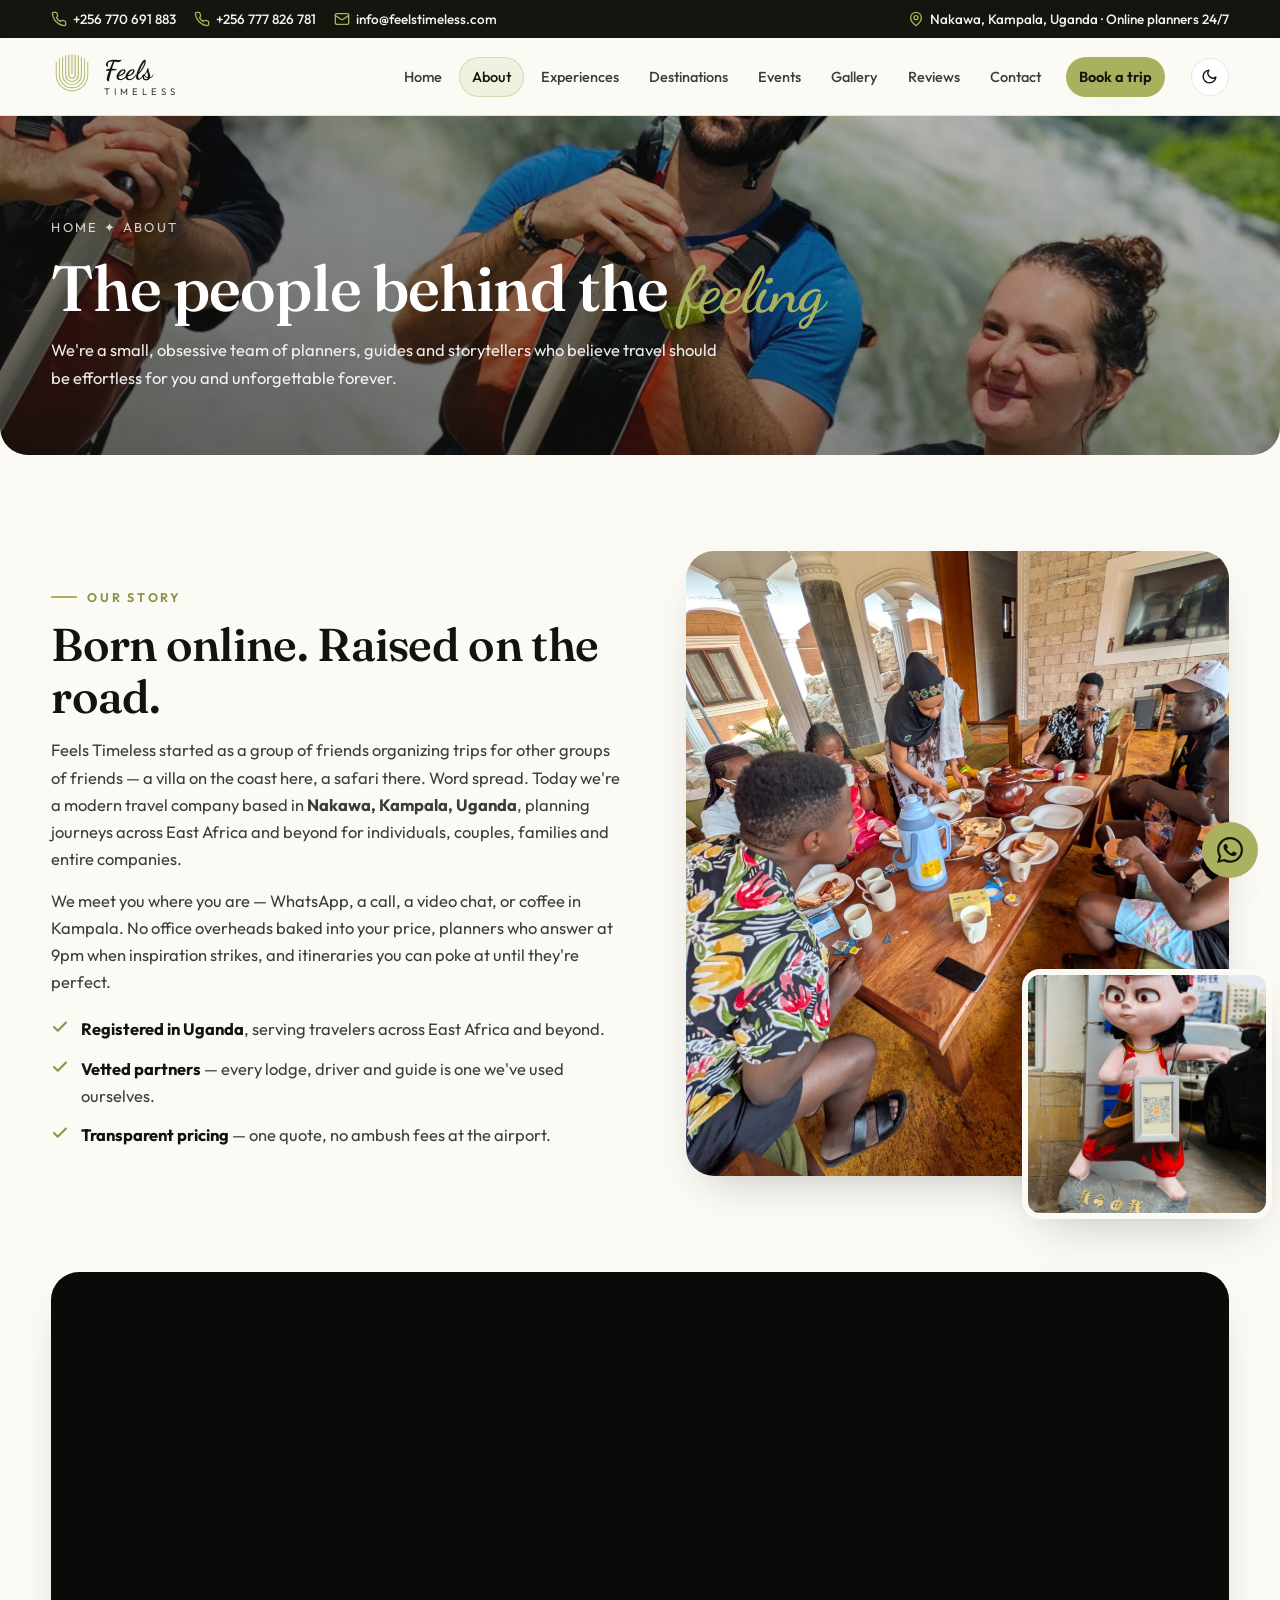
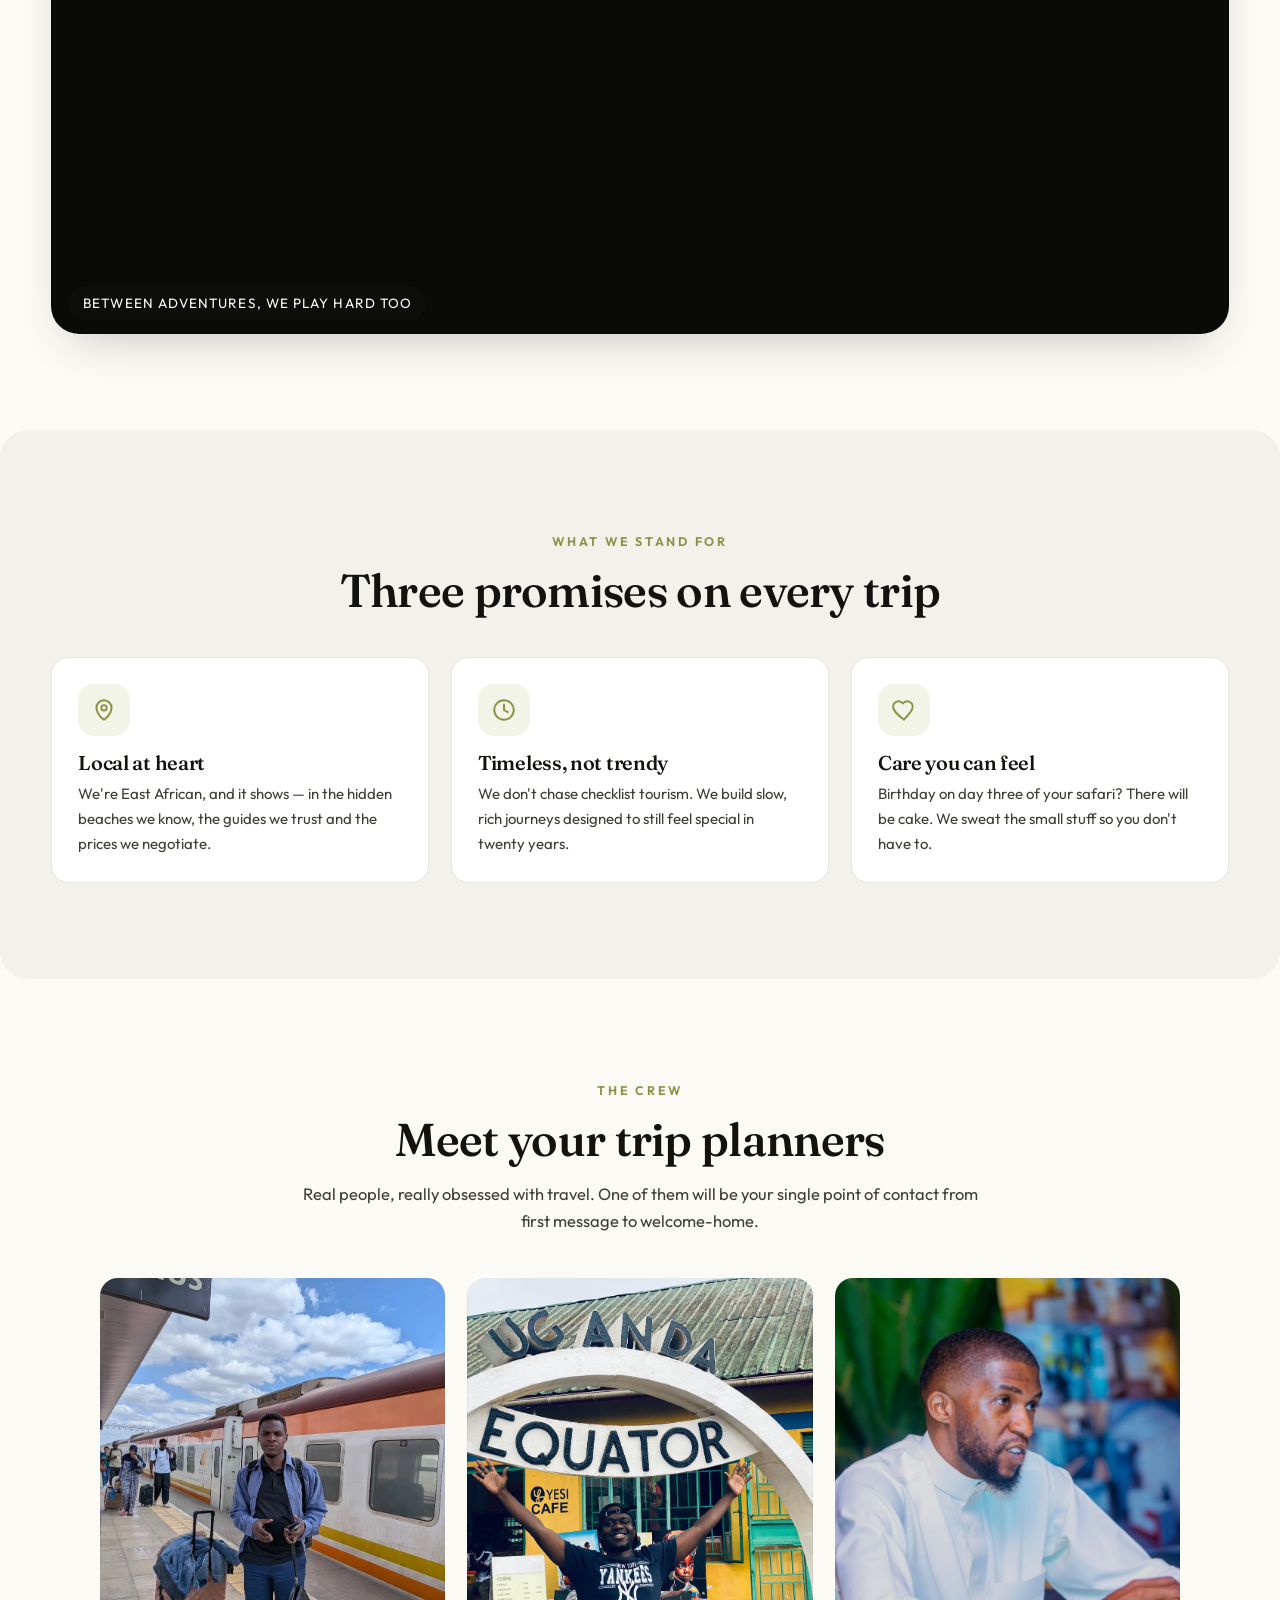
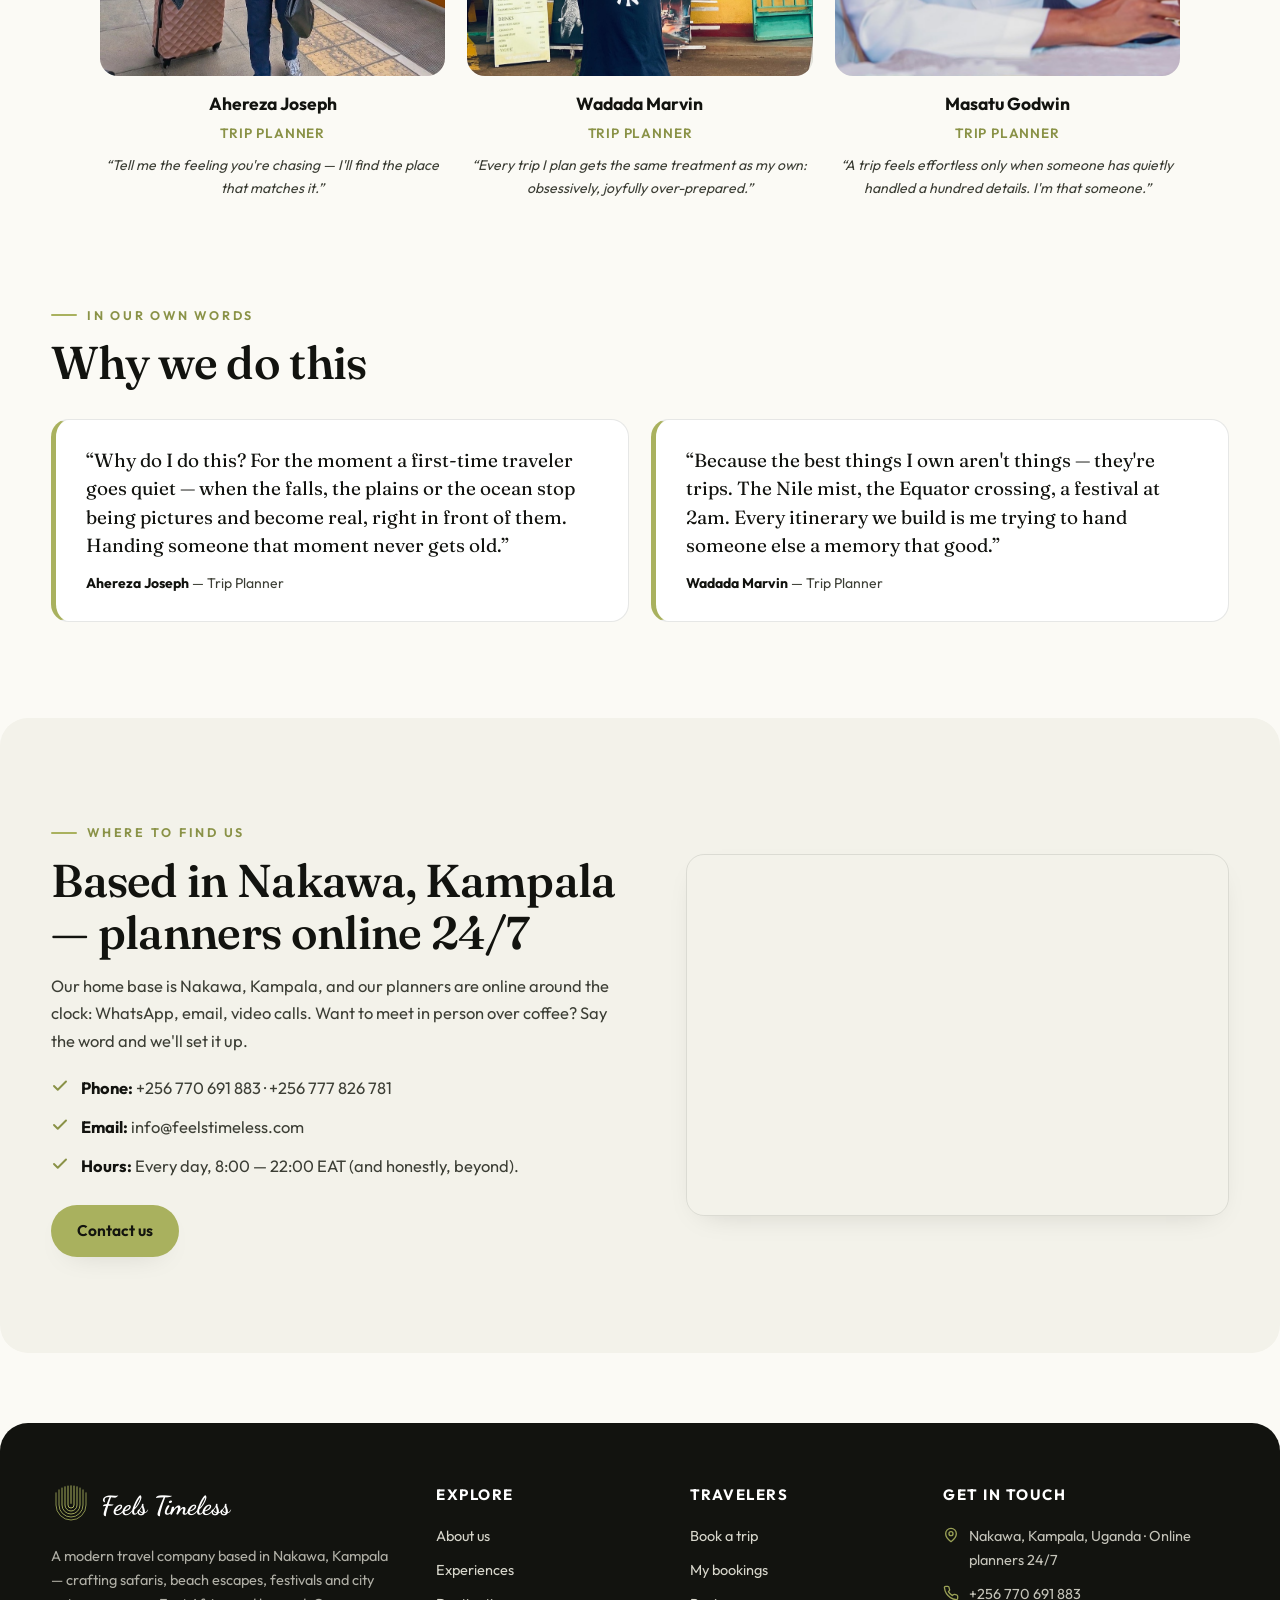
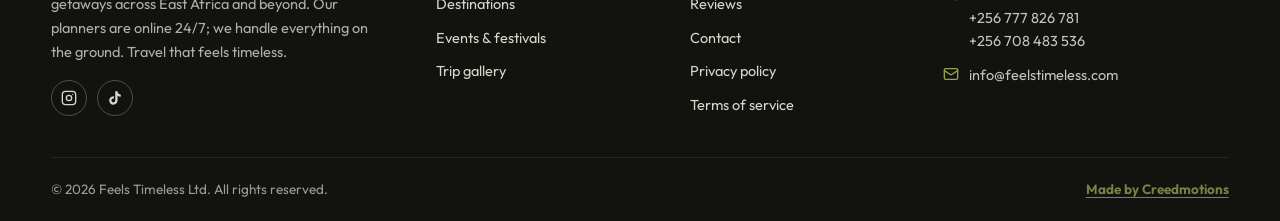
<file: about.html>
<!DOCTYPE html>
<html lang="en">
<head>
<meta charset="UTF-8">
<meta name="viewport" content="width=device-width, initial-scale=1">
<title>About Feels Timeless — Your Trip Planners in Kampala, Uganda</title>
<meta name="description" content="Meet Feels Timeless: a modern travel agency in Kampala, Uganda. Our trip planners craft safaris, beach escapes and group getaways with vetted lodges, guides and transparent pricing.">
<!-- SEO -->
<link rel="canonical" href="https://www.feelstimeless.com/about">
<meta name="robots" content="index, follow">
<meta name="keywords" content="tours and travel Uganda, travel agency Kampala, safari Uganda, gorilla trekking Bwindi, Zanzibar holiday packages, Nyege Nyege packages, AFCON 2027 travel, group travel Uganda, Feels Timeless">
<meta property="og:type" content="website">
<meta property="og:site_name" content="Feels Timeless">
<meta property="og:title" content="About Feels Timeless — Your Trip Planners in Kampala, Uganda">
<meta property="og:description" content="Meet Feels Timeless: a modern travel agency in Kampala, Uganda. Our trip planners craft safaris, beach escapes and group getaways with vetted lodges, guides and transparent pricing.">
<meta property="og:url" content="https://www.feelstimeless.com/about">
<meta property="og:image" content="https://www.feelstimeless.com/assets/gallery/hero-jinja.jpg">
<meta property="og:locale" content="en_UG">
<meta name="twitter:card" content="summary_large_image">
<meta name="twitter:title" content="About Feels Timeless — Your Trip Planners in Kampala, Uganda">
<meta name="twitter:description" content="Meet Feels Timeless: a modern travel agency in Kampala, Uganda. Our trip planners craft safaris, beach escapes and group getaways with vetted lodges, guides and transparent pricing.">
<meta name="twitter:image" content="https://www.feelstimeless.com/assets/gallery/hero-jinja.jpg">
<meta name="theme-color" content="#a9b15e">
<!-- /SEO -->
<link rel="icon" type="image/png" href="assets/logo.png">
<link rel="preconnect" href="https://fonts.googleapis.com">
<link rel="preconnect" href="https://fonts.gstatic.com" crossorigin>
<link href="https://fonts.googleapis.com/css2?family=Fraunces:opsz,wght@9..144,400..700&family=Outfit:wght@300..800&family=Dancing+Script:wght@600;700&display=swap" rel="stylesheet">
<link rel="stylesheet" href="assets/css/styles.css?v=5">
<script>document.documentElement.dataset.theme=localStorage.getItem("ft-theme")||(matchMedia("(prefers-color-scheme: dark)").matches?"dark":"light");</script>
</head>
<body data-page="about">
<header class="site"></header>

<main>
<section class="pagehero">
  <div class="bg"><img src="assets/gallery/hero-jinja.jpg" alt="Feels Timeless guests above the rapids of the Nile at Jinja, Uganda"></div>
  <div class="wrap inner">
    <span class="crumb">Home ✦ About</span>
    <h1>The people behind the <span class="script" style="color:var(--olive)">feeling</span></h1>
    <p>We're a small, obsessive team of planners, guides and storytellers who believe travel should be effortless for you and unforgettable forever.</p>
  </div>
</section>

<section class="block">
  <div class="wrap split">
    <div class="reveal">
      <span class="eyebrow">Our story</span>
      <h2 class="title">Born online. Raised on the road.</h2>
      <p class="sub">Feels Timeless started as a group of friends organizing trips for other groups of friends — a villa on the coast here, a safari there. Word spread. Today we're a modern travel company based in <b>Nakawa, Kampala, Uganda</b>, planning journeys across East Africa and beyond for individuals, couples, families and entire companies.</p>
      <p class="sub" style="margin-top:14px">We meet you where you are — WhatsApp, a call, a video chat, or coffee in Kampala. No office overheads baked into your price, planners who answer at 9pm when inspiration strikes, and itineraries you can poke at until they're perfect.</p>
      <ul class="checks">
        <li><svg width="18" height="18" viewBox="0 0 24 24" fill="none" stroke="currentColor" stroke-width="2.6" stroke-linecap="round" stroke-linejoin="round"><path d="M20 6 9 17l-5-5"/></svg><span><b>Registered in Uganda</b>, serving travelers across East Africa and beyond.</span></li>
        <li><svg width="18" height="18" viewBox="0 0 24 24" fill="none" stroke="currentColor" stroke-width="2.6" stroke-linecap="round" stroke-linejoin="round"><path d="M20 6 9 17l-5-5"/></svg><span><b>Vetted partners</b> — every lodge, driver and guide is one we've used ourselves.</span></li>
        <li><svg width="18" height="18" viewBox="0 0 24 24" fill="none" stroke="currentColor" stroke-width="2.6" stroke-linecap="round" stroke-linejoin="round"><path d="M20 6 9 17l-5-5"/></svg><span><b>Transparent pricing</b> — one quote, no ambush fees at the airport.</span></li>
      </ul>
    </div>
    <div class="imgstack reveal">
      <div class="main"><img src="assets/gallery/trip-02.jpg" alt="Feels Timeless travelers sharing breakfast at a coastal villa"></div>
      <div class="float"><img src="assets/gallery/trip-13.jpg" alt="Travelers exploring the city"></div>
    </div>
  </div>
</section>

<section class="block" style="padding-top:0">
  <div class="wrap">
    <div class="vband vrot reveal">
      <video src="assets/videos/museum-1.mp4" autoplay muted loop playsinline preload="metadata"></video>
      <span class="vcap">Between adventures, we play hard too</span>
    </div>
  </div>
</section>

<!-- VALUES -->
<section class="block" style="background:var(--surface-2);border-radius:var(--r-lg)">
  <div class="wrap">
    <div class="center reveal">
      <span class="eyebrow">What we stand for</span>
      <h2 class="title">Three promises on every trip</h2>
    </div>
    <div class="grid c3" style="margin-top:40px">
      <div class="card reveal">
        <div class="ico"><svg width="26" height="26" viewBox="0 0 24 24" fill="none" stroke="currentColor" stroke-width="1.8" stroke-linecap="round" stroke-linejoin="round"><path d="M12 21s-7-4.9-7-11a7 7 0 0 1 14 0c0 6.1-7 11-7 11Z"/><circle cx="12" cy="10" r="2.5"/></svg></div>
        <h3>Local at heart</h3>
        <p>We're East African, and it shows — in the hidden beaches we know, the guides we trust and the prices we negotiate.</p>
      </div>
      <div class="card reveal">
        <div class="ico"><svg width="26" height="26" viewBox="0 0 24 24" fill="none" stroke="currentColor" stroke-width="1.8" stroke-linecap="round" stroke-linejoin="round"><circle cx="12" cy="12" r="9"/><path d="M12 7v5l3.5 2"/></svg></div>
        <h3>Timeless, not trendy</h3>
        <p>We don't chase checklist tourism. We build slow, rich journeys designed to still feel special in twenty years.</p>
      </div>
      <div class="card reveal">
        <div class="ico"><svg width="26" height="26" viewBox="0 0 24 24" fill="none" stroke="currentColor" stroke-width="1.8" stroke-linecap="round" stroke-linejoin="round"><path d="M12 21C7 17 2 13.5 2 9a5 5 0 0 1 9-3 5 5 0 0 1 9 3c0 4.5-5 8-8 12Z"/></svg></div>
        <h3>Care you can feel</h3>
        <p>Birthday on day three of your safari? There will be cake. We sweat the small stuff so you don't have to.</p>
      </div>
    </div>
  </div>
</section>

<!-- TEAM -->
<section class="block">
  <div class="wrap">
    <div class="center reveal">
      <span class="eyebrow">The crew</span>
      <h2 class="title">Meet your trip planners</h2>
      <p class="sub">Real people, really obsessed with travel. One of them will be your single point of contact from first message to welcome-home.</p>
    </div>
    <div class="grid c3" style="margin-top:44px;max-width:1080px;margin-inline:auto">
      <div class="person reveal">
        <div class="ph"><img src="assets/team/ahereza-joseph.jpg" alt="Ahereza Joseph with his suitcase on the platform at Nairobi Terminus"></div>
        <b>Ahereza Joseph</b><span>Trip Planner</span>
        <p>“Tell me the feeling you're chasing — I'll find the place that matches it.”</p>
      </div>
      <div class="person reveal">
        <div class="ph"><img src="assets/team/wadada-marvin.jpg" alt="Wadada Marvin celebrating at the Uganda Equator landmark"></div>
        <b>Wadada Marvin</b><span>Trip Planner</span>
        <p>“Every trip I plan gets the same treatment as my own: obsessively, joyfully over-prepared.”</p>
      </div>
      <div class="person reveal">
        <div class="ph"><img src="assets/team/masatu-godwin.jpg" alt="Portrait of Masatu Godwin, trip planner"></div>
        <b>Masatu Godwin</b><span>Trip Planner</span>
        <p>“A trip feels effortless only when someone has quietly handled a hundred details. I'm that someone.”</p>
      </div>
    </div>
  </div>
</section>

<!-- STAFF SPEAKING -->
<section class="block" style="padding-top:0">
  <div class="wrap">
    <div class="reveal"><span class="eyebrow">In our own words</span>
    <h2 class="title">Why we do this</h2></div>
    <div class="grid c2" style="margin-top:30px">
      <blockquote class="bigquote reveal">
        <p>“Why do I do this? For the moment a first-time traveler goes quiet — when the falls, the plains or the ocean stop being pictures and become real, right in front of them. Handing someone that moment never gets old.”</p>
        <footer><b>Ahereza Joseph</b> — Trip Planner</footer>
      </blockquote>
      <blockquote class="bigquote reveal">
        <p>“Because the best things I own aren't things — they're trips. The Nile mist, the Equator crossing, a festival at 2am. Every itinerary we build is me trying to hand someone else a memory that good.”</p>
        <footer><b>Wadada Marvin</b> — Trip Planner</footer>
      </blockquote>
    </div>
  </div>
</section>

<!-- LOCATION -->
<section class="block" id="location" style="background:var(--surface-2);border-radius:var(--r-lg)">
  <div class="wrap split">
    <div class="reveal">
      <span class="eyebrow">Where to find us</span>
      <h2 class="title">Based in Nakawa, Kampala — planners online 24/7</h2>
      <p class="sub">Our home base is Nakawa, Kampala, and our planners are online around the clock: WhatsApp, email, video calls. Want to meet in person over coffee? Say the word and we'll set it up.</p>
      <ul class="checks">
        <li><svg width="18" height="18" viewBox="0 0 24 24" fill="none" stroke="currentColor" stroke-width="2.6" stroke-linecap="round" stroke-linejoin="round"><path d="M20 6 9 17l-5-5"/></svg><span><b>Phone:</b> +256 770 691 883 · +256 777 826 781</span></li>
        <li><svg width="18" height="18" viewBox="0 0 24 24" fill="none" stroke="currentColor" stroke-width="2.6" stroke-linecap="round" stroke-linejoin="round"><path d="M20 6 9 17l-5-5"/></svg><span><b>Email:</b> info@feelstimeless.com</span></li>
        <li><svg width="18" height="18" viewBox="0 0 24 24" fill="none" stroke="currentColor" stroke-width="2.6" stroke-linecap="round" stroke-linejoin="round"><path d="M20 6 9 17l-5-5"/></svg><span><b>Hours:</b> Every day, 8:00 — 22:00 EAT (and honestly, beyond).</span></li>
      </ul>
      <div style="margin-top:26px"><a class="btn" href="contact">Contact us</a></div>
    </div>
    <div class="map-card reveal">
      <iframe title="Map of Nakawa, Kampala" loading="lazy" referrerpolicy="no-referrer-when-downgrade"
        src="https://www.google.com/maps?q=Nakawa,+Kampala,+Uganda&output=embed"></iframe>
    </div>
  </div>
</section>
</main>

<footer class="site"></footer>
<script src="assets/js/app.js?v=5"></script>
</body>
</html>
</file>
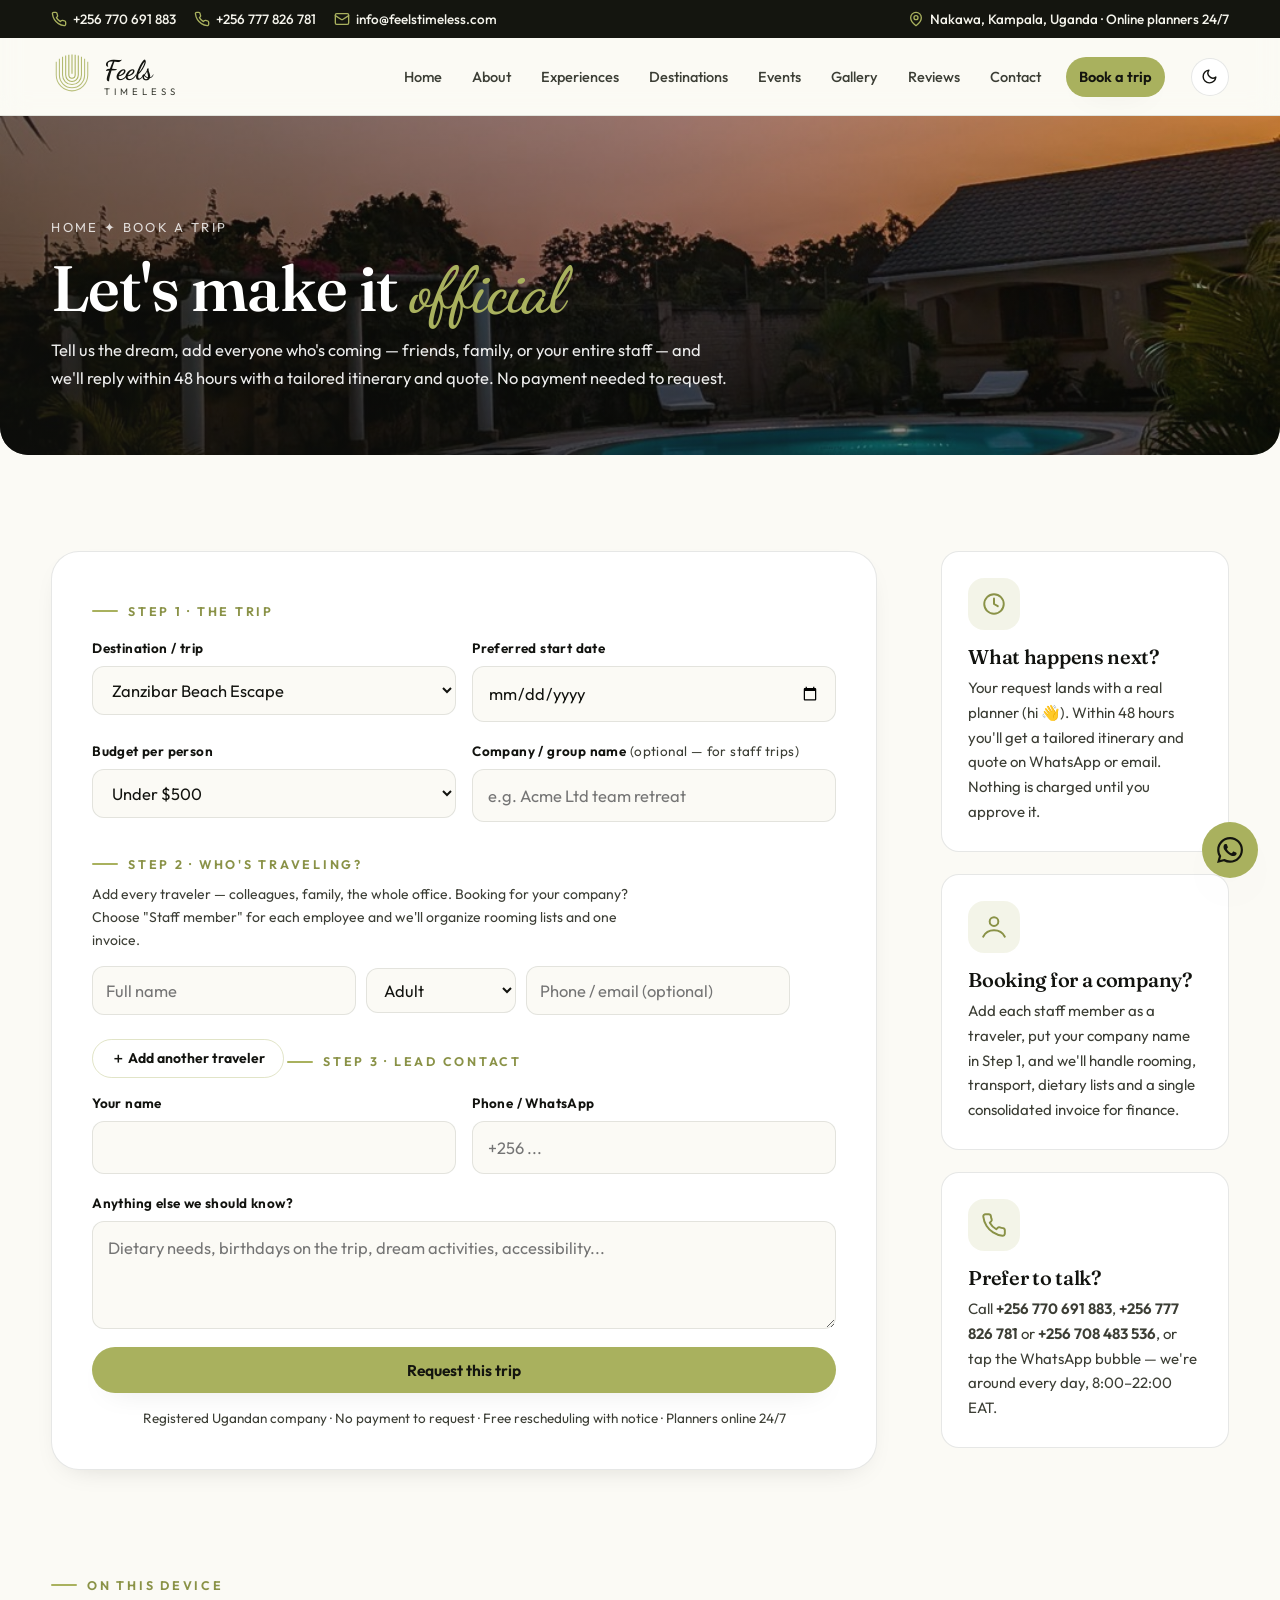
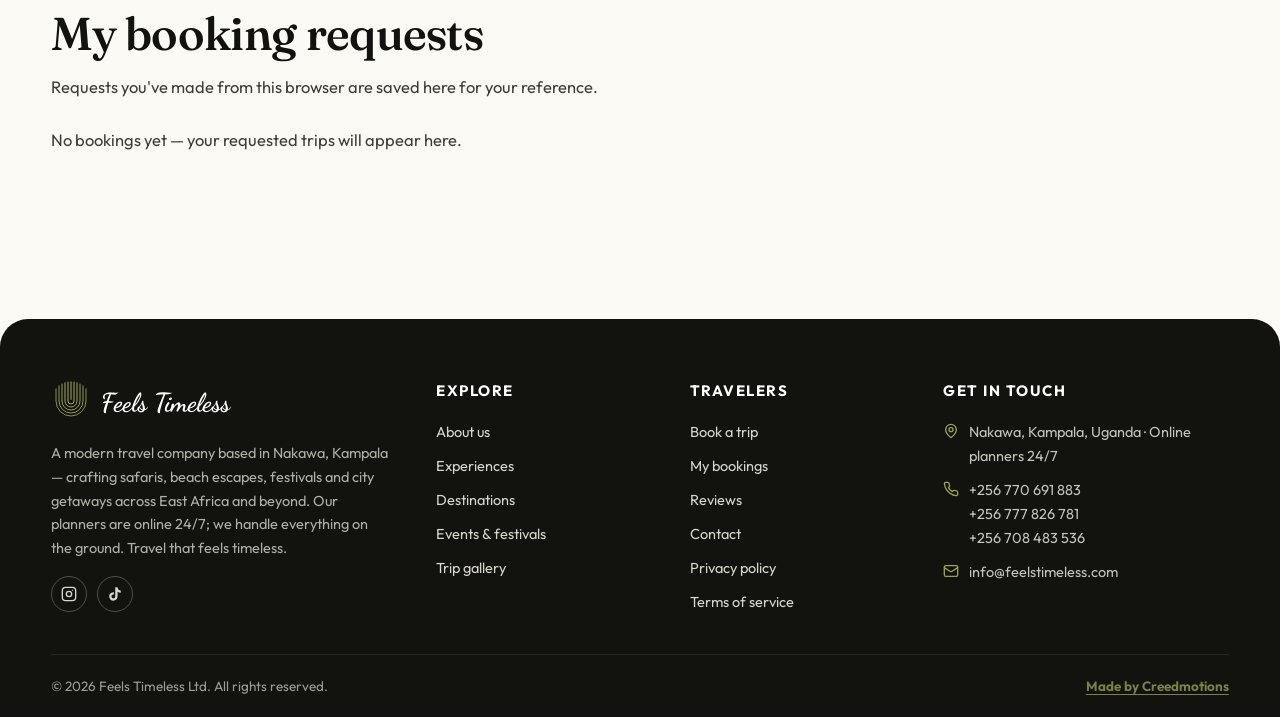
<file: booking.html>
<!DOCTYPE html>
<html lang="en">
<head>
<meta charset="UTF-8">
<meta name="viewport" content="width=device-width, initial-scale=1">
<title>Book a Trip — Safaris, Beach Holidays & Group Travel | Feels Timeless</title>
<meta name="description" content="Request your trip in minutes: pick a destination, add every traveler including company staff, and get a tailored itinerary and quote within 48 hours. No payment needed to request.">
<!-- SEO -->
<link rel="canonical" href="https://www.feelstimeless.com/booking">
<meta name="robots" content="index, follow">
<meta name="keywords" content="tours and travel Uganda, travel agency Kampala, safari Uganda, gorilla trekking Bwindi, Zanzibar holiday packages, Nyege Nyege packages, AFCON 2027 travel, group travel Uganda, Feels Timeless">
<meta property="og:type" content="website">
<meta property="og:site_name" content="Feels Timeless">
<meta property="og:title" content="Book a Trip — Safaris, Beach Holidays & Group Travel | Feels Timeless">
<meta property="og:description" content="Request your trip in minutes: pick a destination, add every traveler including company staff, and get a tailored itinerary and quote within 48 hours. No payment needed to request.">
<meta property="og:url" content="https://www.feelstimeless.com/booking">
<meta property="og:image" content="https://www.feelstimeless.com/assets/gallery/trip-04.jpg">
<meta property="og:locale" content="en_UG">
<meta name="twitter:card" content="summary_large_image">
<meta name="twitter:title" content="Book a Trip — Safaris, Beach Holidays & Group Travel | Feels Timeless">
<meta name="twitter:description" content="Request your trip in minutes: pick a destination, add every traveler including company staff, and get a tailored itinerary and quote within 48 hours. No payment needed to request.">
<meta name="twitter:image" content="https://www.feelstimeless.com/assets/gallery/trip-04.jpg">
<meta name="theme-color" content="#a9b15e">
<!-- /SEO -->
<link rel="icon" type="image/png" href="assets/logo.png">
<link rel="preconnect" href="https://fonts.googleapis.com">
<link rel="preconnect" href="https://fonts.gstatic.com" crossorigin>
<link href="https://fonts.googleapis.com/css2?family=Fraunces:opsz,wght@9..144,400..700&family=Outfit:wght@300..800&family=Dancing+Script:wght@600;700&display=swap" rel="stylesheet">
<link rel="stylesheet" href="assets/css/styles.css?v=5">
<script>document.documentElement.dataset.theme=localStorage.getItem("ft-theme")||(matchMedia("(prefers-color-scheme: dark)").matches?"dark":"light");</script>
</head>
<body data-page="booking">
<header class="site"></header>

<main>
<section class="pagehero">
  <div class="bg"><img src="assets/gallery/trip-04.jpg" alt="Villa pool at sunset on a Feels Timeless coastal getaway"></div>
  <div class="wrap inner">
    <span class="crumb">Home ✦ Book a trip</span>
    <h1>Let's make it <span class="script" style="color:var(--olive)">official</span></h1>
    <p>Tell us the dream, add everyone who's coming — friends, family, or your entire staff — and we'll reply within 48 hours with a tailored itinerary and quote. No payment needed to request.</p>
  </div>
</section>

<section class="block">
  <div class="wrap split" style="align-items:flex-start">
    <div>
      <form class="form-card reveal" id="bookingForm">
        <span class="eyebrow">Step 1 · The trip</span>
        <div class="frow" style="margin-top:16px">
          <div class="field">
            <label for="bdest">Destination / trip</label>
            <select id="bdest" name="bdest">
              <option>Zanzibar Beach Escape</option>
              <option>Diani Beach Escape</option>
              <option>Murchison Falls Safari</option>
              <option>Masai Mara Safari</option>
              <option>Serengeti Safari</option>
              <option>Gorilla Trekking — Bwindi</option>
              <option>Nairobi City + Giraffe Centre</option>
              <option>Jinja Adventure Weekend</option>
              <option>Cape Town Discovery</option>
              <option>Dubai City Break</option>
              <option>Bali Escape</option>
              <option>Santorini Romance</option>
              <option>Paris City Break</option>
              <option>Maldives Overwater Escape</option>
              <option>Cairo &amp; Pyramids</option>
              <option>Nyege Nyege Festival Package</option>
              <option>Bayimba Festival Package</option>
              <option>AFCON 2027 Match Package</option>
              <option>Birding Safari — Uganda</option>
              <option>Rwenzori / Elgon Expedition</option>
              <option>Kilimanjaro Summit Climb</option>
              <option>Cultural &amp; Heritage Tour</option>
              <option>Road Trip / Self-drive 4x4</option>
              <option>Photography / Creator Trip</option>
              <option>Pilgrimage — Martyrs Day &amp; beyond</option>
              <option>School / Educational Trip</option>
              <option>Wellness Retreat</option>
              <option>Kilimanjaro Marathon Package</option>
              <option>Rwenzori Marathon Package</option>
              <option>F1 Rwanda Grand Prix — interest list</option>
              <option>Concert / Event travel</option>
              <option>Surprise me — I trust you</option>
            </select>
          </div>
          <div class="field">
            <label for="bdate">Preferred start date</label>
            <input id="bdate" name="bdate" type="date">
          </div>
        </div>
        <div class="frow">
          <div class="field">
            <label for="bbudget">Budget per person</label>
            <select id="bbudget" name="bbudget">
              <option>Under $500</option>
              <option>$500 – $1,000</option>
              <option>$1,000 – $2,000</option>
              <option>$2,000+</option>
              <option>Advise me</option>
            </select>
          </div>
          <div class="field">
            <label for="borg">Company / group name <span style="font-weight:400;color:var(--ink-soft)">(optional — for staff trips)</span></label>
            <input id="borg" name="borg" type="text" placeholder="e.g. Acme Ltd team retreat">
          </div>
        </div>

        <span class="eyebrow" style="margin-top:14px">Step 2 · Who's traveling?</span>
        <p class="sub" style="font-size:14px;margin:8px 0 14px">Add every traveler — colleagues, family, the whole office. Booking for your company? Choose "Staff member" for each employee and we'll organize rooming lists and one invoice.</p>
        <div id="travelers"></div>
        <button class="btn ghost sm" type="button" id="addTraveler">＋ Add another traveler</button>

        <span class="eyebrow" style="margin-top:26px;display:inline-flex">Step 3 · Lead contact</span>
        <div class="frow" style="margin-top:14px">
          <div class="field">
            <label for="bname">Your name</label>
            <input id="bname" name="bname" type="text" required>
          </div>
          <div class="field">
            <label for="bphone">Phone / WhatsApp</label>
            <input id="bphone" name="bphone" type="tel" placeholder="+256 ..." required>
          </div>
        </div>
        <div class="field">
          <label for="bnotes">Anything else we should know?</label>
          <textarea id="bnotes" name="bnotes" rows="3" placeholder="Dietary needs, birthdays on the trip, dream activities, accessibility..."></textarea>
        </div>
        <button class="btn" type="submit" style="width:100%;justify-content:center">Request this trip</button>
        <p style="margin-top:14px;font-size:13.5px;color:var(--ink-soft);text-align:center">
          Registered Ugandan company · No payment to request · Free rescheduling with notice · Planners online 24/7
        </p>
        <div class="notice" id="bookingNotice" role="status"></div>
      </form>
    </div>

    <div>
      <div class="card reveal" style="margin-bottom:22px">
        <div class="ico"><svg width="26" height="26" viewBox="0 0 24 24" fill="none" stroke="currentColor" stroke-width="1.8" stroke-linecap="round" stroke-linejoin="round"><circle cx="12" cy="12" r="9"/><path d="M12 7v5l3.5 2"/></svg></div>
        <h3>What happens next?</h3>
        <p>Your request lands with a real planner (hi 👋). Within 48 hours you'll get a tailored itinerary and quote on WhatsApp or email. Nothing is charged until you approve it.</p>
      </div>
      <div class="card reveal" style="margin-bottom:22px">
        <div class="ico"><svg width="26" height="26" viewBox="0 0 24 24" fill="none" stroke="currentColor" stroke-width="1.8" stroke-linecap="round" stroke-linejoin="round"><circle cx="12" cy="7" r="4"/><path d="M2 21c2-4 6-6 10-6s8 2 10 6"/></svg></div>
        <h3>Booking for a company?</h3>
        <p>Add each staff member as a traveler, put your company name in Step 1, and we'll handle rooming, transport, dietary lists and a single consolidated invoice for finance.</p>
      </div>
      <div class="card reveal">
        <div class="ico"><svg width="26" height="26" viewBox="0 0 24 24" fill="none" stroke="currentColor" stroke-width="1.8" stroke-linecap="round" stroke-linejoin="round"><path d="M22 16.92v3a2 2 0 0 1-2.18 2 19.79 19.79 0 0 1-8.63-3.07 19.5 19.5 0 0 1-6-6 19.79 19.79 0 0 1-3.07-8.67A2 2 0 0 1 4.11 2h3a2 2 0 0 1 2 1.72c.127.96.361 1.903.7 2.81a2 2 0 0 1-.45 2.11L8.09 9.91a16 16 0 0 0 6 6l1.27-1.27a2 2 0 0 1 2.11-.45c.907.339 1.85.573 2.81.7A2 2 0 0 1 22 16.92z"/></svg></div>
        <h3>Prefer to talk?</h3>
        <p>Call <a href="tel:+256770691883" style="font-weight:650">+256 770 691 883</a>, <a href="tel:+256777826781" style="font-weight:650">+256 777 826 781</a> or <a href="tel:+256708483536" style="font-weight:650">+256 708 483 536</a>, or tap the WhatsApp bubble — we're around every day, 8:00–22:00 EAT.</p>
      </div>
    </div>
  </div>
</section>

<section class="block" id="mybookings" style="padding-top:0">
  <div class="wrap">
    <div class="reveal">
      <span class="eyebrow">On this device</span>
      <h2 class="title">My booking requests</h2>
      <p class="sub">Requests you've made from this browser are saved here for your reference.</p>
    </div>
    <div id="bookingList" style="margin-top:26px"></div>
  </div>
</section>
</main>

<footer class="site"></footer>
<script src="assets/js/app.js?v=5"></script>
</body>
</html>
</file>
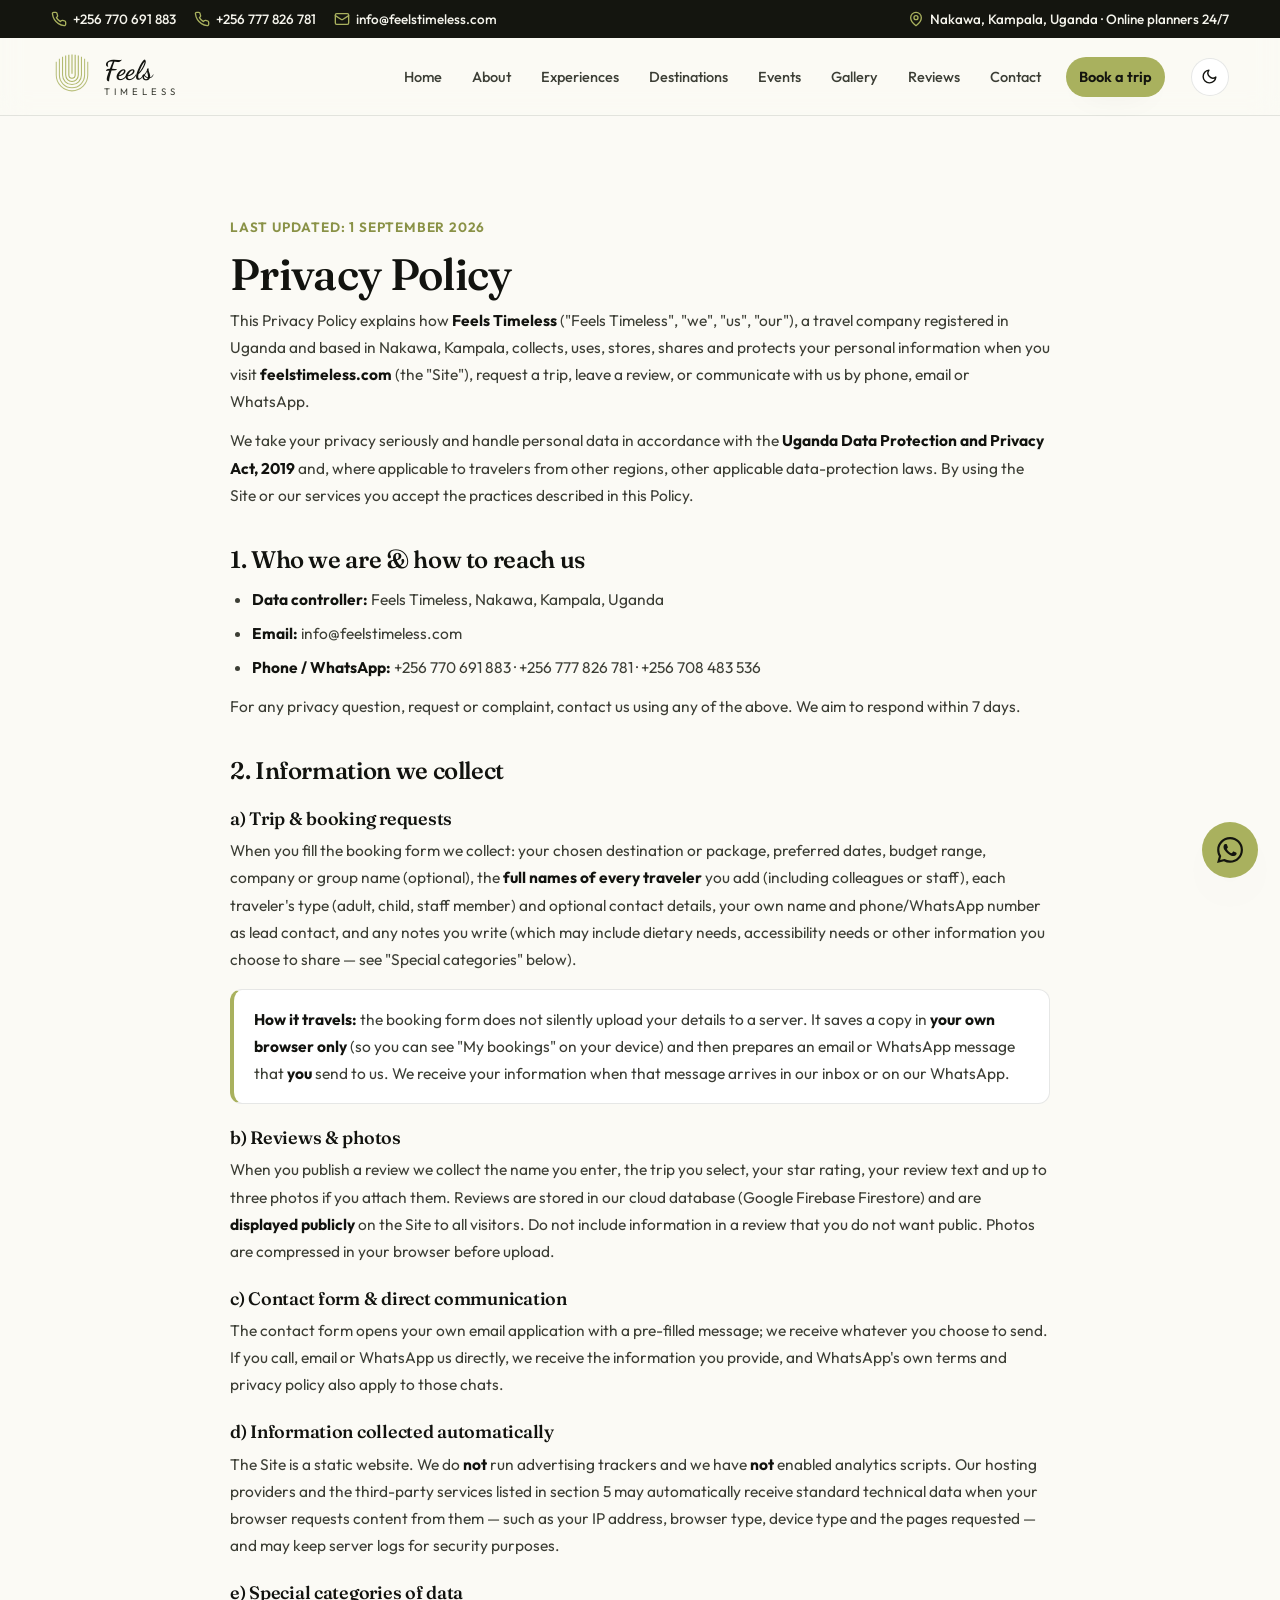
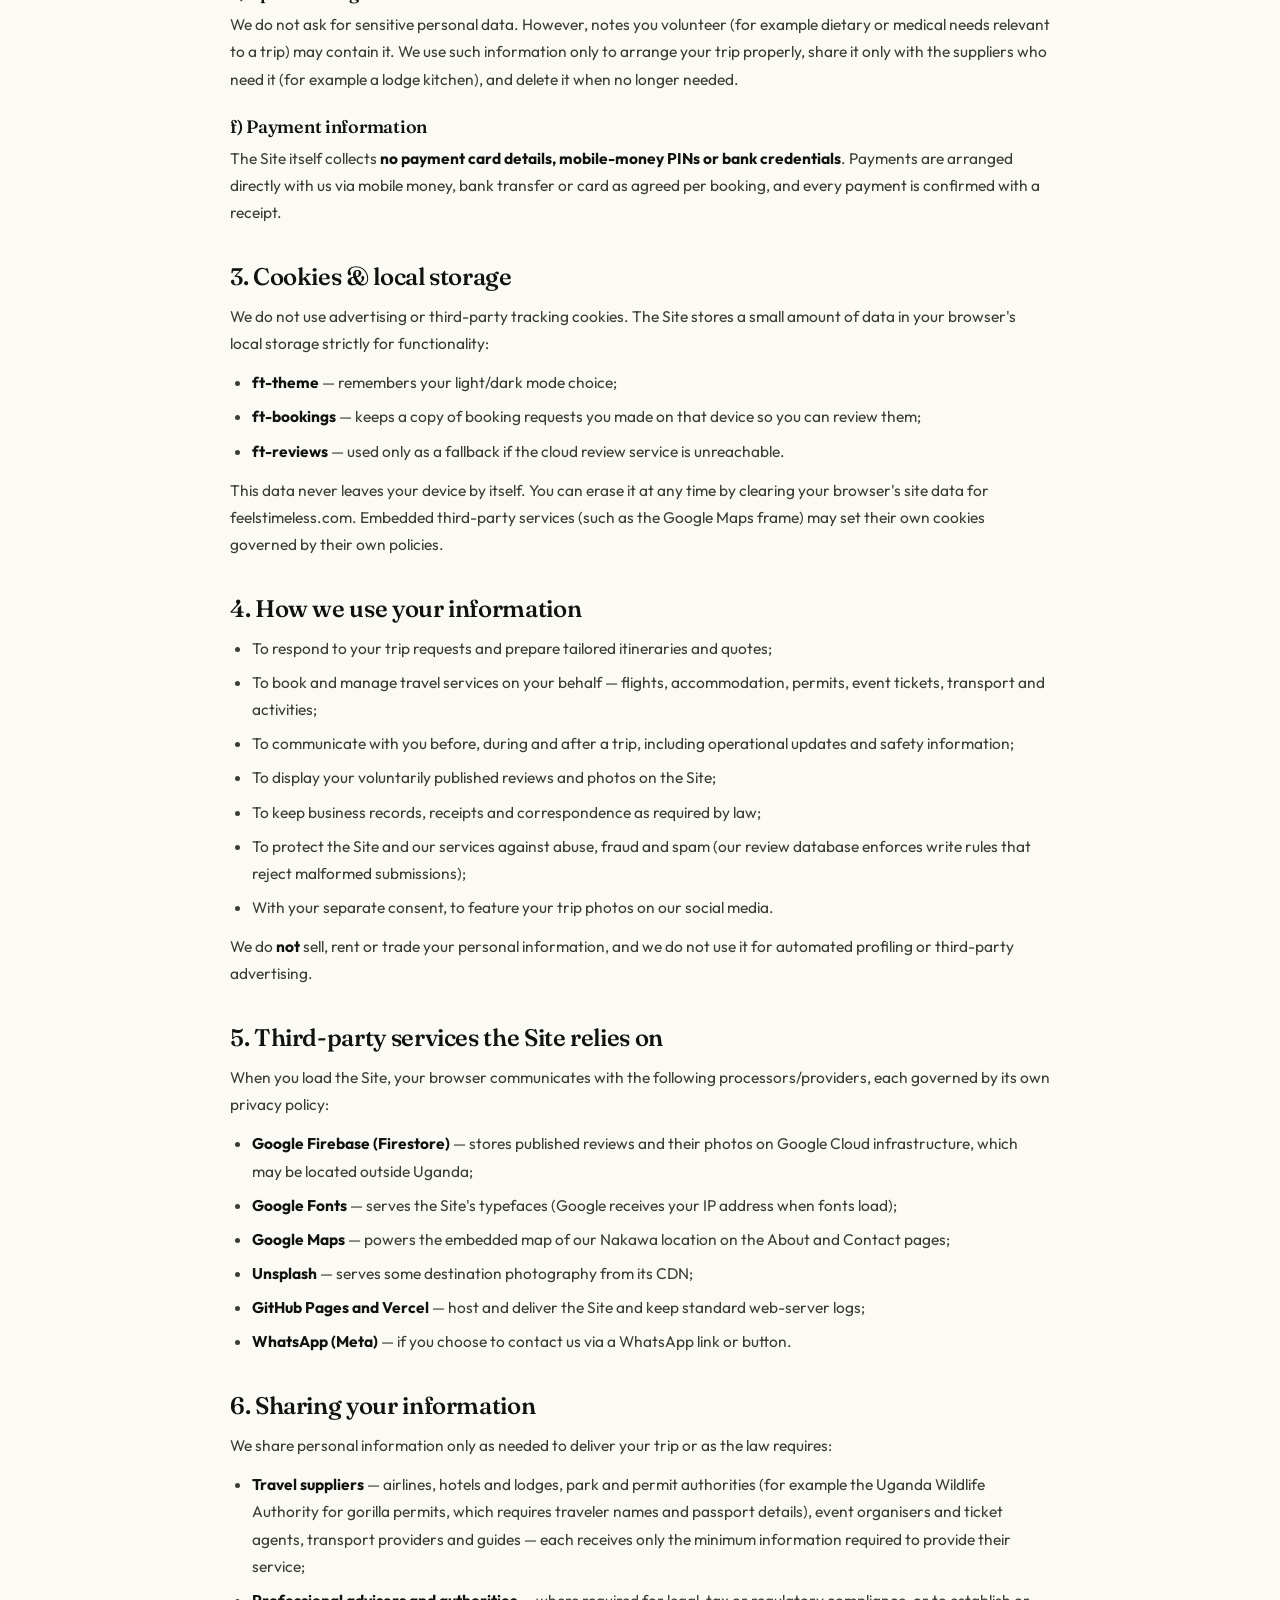
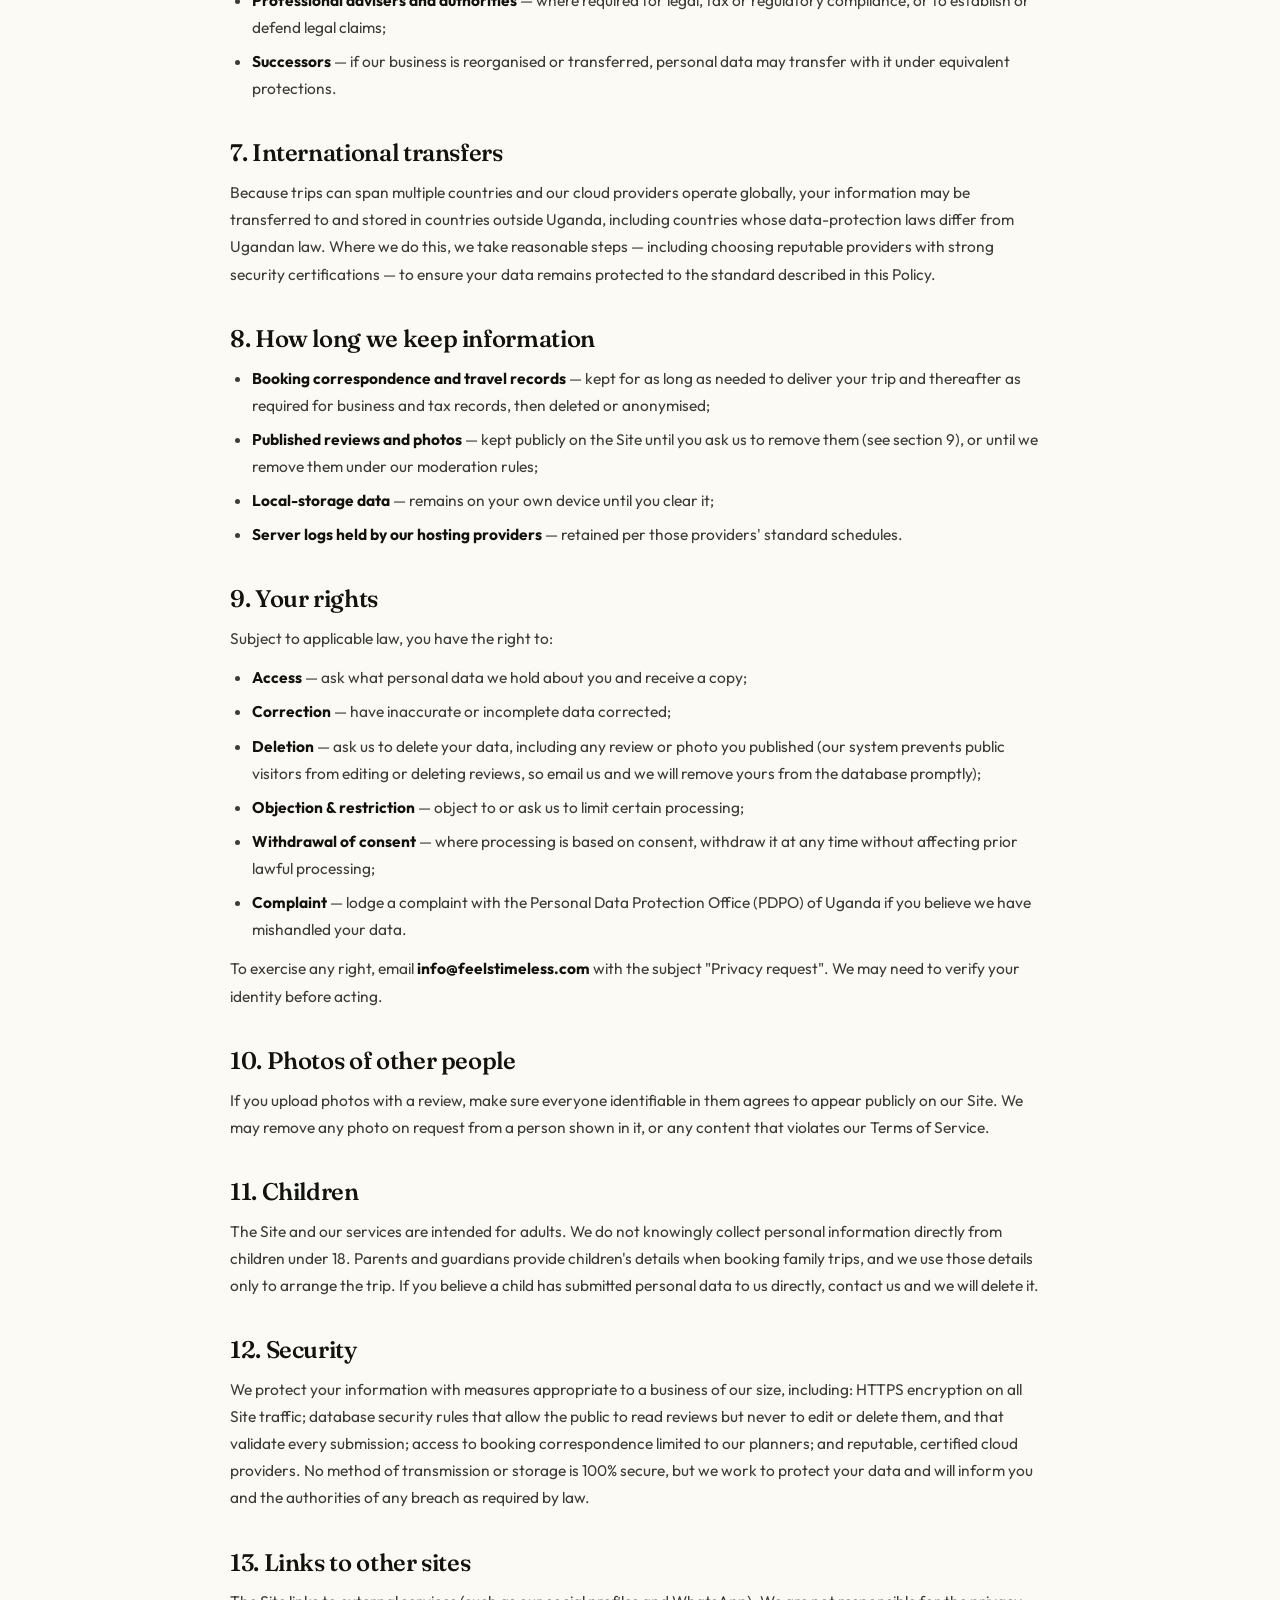
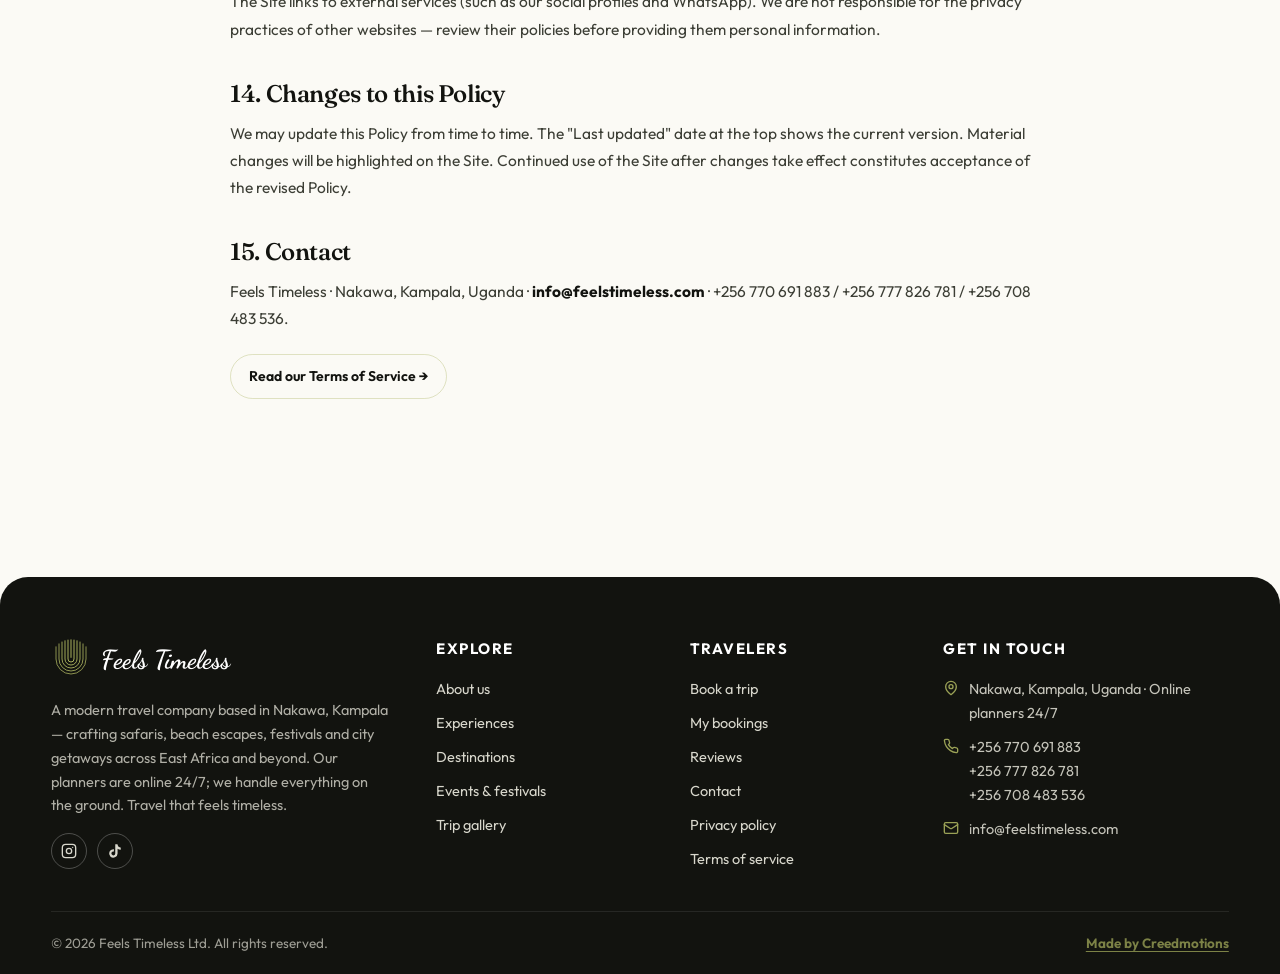
<file: privacy.html>
<!DOCTYPE html>
<html lang="en">
<head>
<meta charset="UTF-8">
<meta name="viewport" content="width=device-width, initial-scale=1">
<title>Privacy Policy | Feels Timeless</title>
<meta name="description" content="How Feels Timeless collects, uses, stores and protects your personal information — bookings, reviews, photos and site data — under the Uganda Data Protection and Privacy Act, 2019.">
<link rel="canonical" href="https://www.feelstimeless.com/privacy">
<meta name="robots" content="index, follow">
<link rel="icon" type="image/png" href="assets/logo.png">
<link rel="preconnect" href="https://fonts.googleapis.com">
<link rel="preconnect" href="https://fonts.gstatic.com" crossorigin>
<link href="https://fonts.googleapis.com/css2?family=Fraunces:opsz,wght@9..144,400..700&family=Outfit:wght@300..800&family=Dancing+Script:wght@600;700&display=swap" rel="stylesheet">
<link rel="stylesheet" href="assets/css/styles.css?v=5">
<script>document.documentElement.dataset.theme=localStorage.getItem("ft-theme")||(matchMedia("(prefers-color-scheme: dark)").matches?"dark":"light");</script>
<style>
.legal { max-width: 820px; margin-inline: auto; }
.legal h2 { font-size: 24px; margin: 38px 0 12px; }
.legal h3 { font-size: 18px; margin: 24px 0 8px; }
.legal p, .legal li { color: var(--ink-soft); font-size: 15.5px; line-height: 1.75; }
.legal p { margin-bottom: 12px; }
.legal ul, .legal ol { padding-left: 22px; margin-bottom: 12px; display: grid; gap: 7px; }
.legal b, .legal strong { color: var(--ink); }
.legal .updated { font-size: 13.5px; letter-spacing: .06em; text-transform: uppercase; color: var(--olive-deep); font-weight: 650; }
html[data-theme="dark"] .legal .updated { color: var(--olive); }
.legal .box { background: var(--surface); border: 1px solid var(--line); border-left: 4px solid var(--olive); border-radius: var(--r-sm); padding: 16px 20px; margin: 16px 0; }
</style>
</head>
<body data-page="privacy">
<header class="site"></header>

<main>
<section class="block">
  <div class="wrap legal">
    <span class="updated">Last updated: 1 September 2026</span>
    <h1 style="font-size:clamp(32px,5vw,44px);margin:10px 0 8px">Privacy Policy</h1>
    <p>This Privacy Policy explains how <b>Feels Timeless</b> ("Feels Timeless", "we", "us", "our"), a travel company registered in Uganda and based in Nakawa, Kampala, collects, uses, stores, shares and protects your personal information when you visit <b>feelstimeless.com</b> (the "Site"), request a trip, leave a review, or communicate with us by phone, email or WhatsApp.</p>
    <p>We take your privacy seriously and handle personal data in accordance with the <b>Uganda Data Protection and Privacy Act, 2019</b> and, where applicable to travelers from other regions, other applicable data-protection laws. By using the Site or our services you accept the practices described in this Policy.</p>

    <h2>1. Who we are &amp; how to reach us</h2>
    <ul>
      <li><b>Data controller:</b> Feels Timeless, Nakawa, Kampala, Uganda</li>
      <li><b>Email:</b> info@feelstimeless.com</li>
      <li><b>Phone / WhatsApp:</b> +256 770 691 883 · +256 777 826 781 · +256 708 483 536</li>
    </ul>
    <p>For any privacy question, request or complaint, contact us using any of the above. We aim to respond within 7 days.</p>

    <h2>2. Information we collect</h2>
    <h3>a) Trip &amp; booking requests</h3>
    <p>When you fill the booking form we collect: your chosen destination or package, preferred dates, budget range, company or group name (optional), the <b>full names of every traveler</b> you add (including colleagues or staff), each traveler's type (adult, child, staff member) and optional contact details, your own name and phone/WhatsApp number as lead contact, and any notes you write (which may include dietary needs, accessibility needs or other information you choose to share — see "Special categories" below).</p>
    <div class="box"><p style="margin:0"><b>How it travels:</b> the booking form does not silently upload your details to a server. It saves a copy in <b>your own browser only</b> (so you can see "My bookings" on your device) and then prepares an email or WhatsApp message that <b>you</b> send to us. We receive your information when that message arrives in our inbox or on our WhatsApp.</p></div>
    <h3>b) Reviews &amp; photos</h3>
    <p>When you publish a review we collect the name you enter, the trip you select, your star rating, your review text and up to three photos if you attach them. Reviews are stored in our cloud database (Google Firebase Firestore) and are <b>displayed publicly</b> on the Site to all visitors. Do not include information in a review that you do not want public. Photos are compressed in your browser before upload.</p>
    <h3>c) Contact form &amp; direct communication</h3>
    <p>The contact form opens your own email application with a pre-filled message; we receive whatever you choose to send. If you call, email or WhatsApp us directly, we receive the information you provide, and WhatsApp's own terms and privacy policy also apply to those chats.</p>
    <h3>d) Information collected automatically</h3>
    <p>The Site is a static website. We do <b>not</b> run advertising trackers and we have <b>not</b> enabled analytics scripts. Our hosting providers and the third-party services listed in section 5 may automatically receive standard technical data when your browser requests content from them — such as your IP address, browser type, device type and the pages requested — and may keep server logs for security purposes.</p>
    <h3>e) Special categories of data</h3>
    <p>We do not ask for sensitive personal data. However, notes you volunteer (for example dietary or medical needs relevant to a trip) may contain it. We use such information only to arrange your trip properly, share it only with the suppliers who need it (for example a lodge kitchen), and delete it when no longer needed.</p>
    <h3>f) Payment information</h3>
    <p>The Site itself collects <b>no payment card details, mobile-money PINs or bank credentials</b>. Payments are arranged directly with us via mobile money, bank transfer or card as agreed per booking, and every payment is confirmed with a receipt.</p>

    <h2>3. Cookies &amp; local storage</h2>
    <p>We do not use advertising or third-party tracking cookies. The Site stores a small amount of data in your browser's local storage strictly for functionality:</p>
    <ul>
      <li><b>ft-theme</b> — remembers your light/dark mode choice;</li>
      <li><b>ft-bookings</b> — keeps a copy of booking requests you made on that device so you can review them;</li>
      <li><b>ft-reviews</b> — used only as a fallback if the cloud review service is unreachable.</li>
    </ul>
    <p>This data never leaves your device by itself. You can erase it at any time by clearing your browser's site data for feelstimeless.com. Embedded third-party services (such as the Google Maps frame) may set their own cookies governed by their own policies.</p>

    <h2>4. How we use your information</h2>
    <ul>
      <li>To respond to your trip requests and prepare tailored itineraries and quotes;</li>
      <li>To book and manage travel services on your behalf — flights, accommodation, permits, event tickets, transport and activities;</li>
      <li>To communicate with you before, during and after a trip, including operational updates and safety information;</li>
      <li>To display your voluntarily published reviews and photos on the Site;</li>
      <li>To keep business records, receipts and correspondence as required by law;</li>
      <li>To protect the Site and our services against abuse, fraud and spam (our review database enforces write rules that reject malformed submissions);</li>
      <li>With your separate consent, to feature your trip photos on our social media.</li>
    </ul>
    <p>We do <b>not</b> sell, rent or trade your personal information, and we do not use it for automated profiling or third-party advertising.</p>

    <h2>5. Third-party services the Site relies on</h2>
    <p>When you load the Site, your browser communicates with the following processors/providers, each governed by its own privacy policy:</p>
    <ul>
      <li><b>Google Firebase (Firestore)</b> — stores published reviews and their photos on Google Cloud infrastructure, which may be located outside Uganda;</li>
      <li><b>Google Fonts</b> — serves the Site's typefaces (Google receives your IP address when fonts load);</li>
      <li><b>Google Maps</b> — powers the embedded map of our Nakawa location on the About and Contact pages;</li>
      <li><b>Unsplash</b> — serves some destination photography from its CDN;</li>
      <li><b>GitHub Pages and Vercel</b> — host and deliver the Site and keep standard web-server logs;</li>
      <li><b>WhatsApp (Meta)</b> — if you choose to contact us via a WhatsApp link or button.</li>
    </ul>

    <h2>6. Sharing your information</h2>
    <p>We share personal information only as needed to deliver your trip or as the law requires:</p>
    <ul>
      <li><b>Travel suppliers</b> — airlines, hotels and lodges, park and permit authorities (for example the Uganda Wildlife Authority for gorilla permits, which requires traveler names and passport details), event organisers and ticket agents, transport providers and guides — each receives only the minimum information required to provide their service;</li>
      <li><b>Professional advisers and authorities</b> — where required for legal, tax or regulatory compliance, or to establish or defend legal claims;</li>
      <li><b>Successors</b> — if our business is reorganised or transferred, personal data may transfer with it under equivalent protections.</li>
    </ul>

    <h2>7. International transfers</h2>
    <p>Because trips can span multiple countries and our cloud providers operate globally, your information may be transferred to and stored in countries outside Uganda, including countries whose data-protection laws differ from Ugandan law. Where we do this, we take reasonable steps — including choosing reputable providers with strong security certifications — to ensure your data remains protected to the standard described in this Policy.</p>

    <h2>8. How long we keep information</h2>
    <ul>
      <li><b>Booking correspondence and travel records</b> — kept for as long as needed to deliver your trip and thereafter as required for business and tax records, then deleted or anonymised;</li>
      <li><b>Published reviews and photos</b> — kept publicly on the Site until you ask us to remove them (see section 9), or until we remove them under our moderation rules;</li>
      <li><b>Local-storage data</b> — remains on your own device until you clear it;</li>
      <li><b>Server logs held by our hosting providers</b> — retained per those providers' standard schedules.</li>
    </ul>

    <h2>9. Your rights</h2>
    <p>Subject to applicable law, you have the right to:</p>
    <ul>
      <li><b>Access</b> — ask what personal data we hold about you and receive a copy;</li>
      <li><b>Correction</b> — have inaccurate or incomplete data corrected;</li>
      <li><b>Deletion</b> — ask us to delete your data, including any review or photo you published (our system prevents public visitors from editing or deleting reviews, so email us and we will remove yours from the database promptly);</li>
      <li><b>Objection &amp; restriction</b> — object to or ask us to limit certain processing;</li>
      <li><b>Withdrawal of consent</b> — where processing is based on consent, withdraw it at any time without affecting prior lawful processing;</li>
      <li><b>Complaint</b> — lodge a complaint with the Personal Data Protection Office (PDPO) of Uganda if you believe we have mishandled your data.</li>
    </ul>
    <p>To exercise any right, email <b>info@feelstimeless.com</b> with the subject "Privacy request". We may need to verify your identity before acting.</p>

    <h2>10. Photos of other people</h2>
    <p>If you upload photos with a review, make sure everyone identifiable in them agrees to appear publicly on our Site. We may remove any photo on request from a person shown in it, or any content that violates our Terms of Service.</p>

    <h2>11. Children</h2>
    <p>The Site and our services are intended for adults. We do not knowingly collect personal information directly from children under 18. Parents and guardians provide children's details when booking family trips, and we use those details only to arrange the trip. If you believe a child has submitted personal data to us directly, contact us and we will delete it.</p>

    <h2>12. Security</h2>
    <p>We protect your information with measures appropriate to a business of our size, including: HTTPS encryption on all Site traffic; database security rules that allow the public to read reviews but never to edit or delete them, and that validate every submission; access to booking correspondence limited to our planners; and reputable, certified cloud providers. No method of transmission or storage is 100% secure, but we work to protect your data and will inform you and the authorities of any breach as required by law.</p>

    <h2>13. Links to other sites</h2>
    <p>The Site links to external services (such as our social profiles and WhatsApp). We are not responsible for the privacy practices of other websites — review their policies before providing them personal information.</p>

    <h2>14. Changes to this Policy</h2>
    <p>We may update this Policy from time to time. The "Last updated" date at the top shows the current version. Material changes will be highlighted on the Site. Continued use of the Site after changes take effect constitutes acceptance of the revised Policy.</p>

    <h2>15. Contact</h2>
    <p>Feels Timeless · Nakawa, Kampala, Uganda · <b>info@feelstimeless.com</b> · +256 770 691 883 / +256 777 826 781 / +256 708 483 536.</p>
    <p style="margin-top:22px"><a class="btn ghost sm" href="terms">Read our Terms of Service →</a></p>
  </div>
</section>
</main>

<footer class="site"></footer>
<script src="assets/js/app.js?v=5"></script>
</body>
</html>
</file>
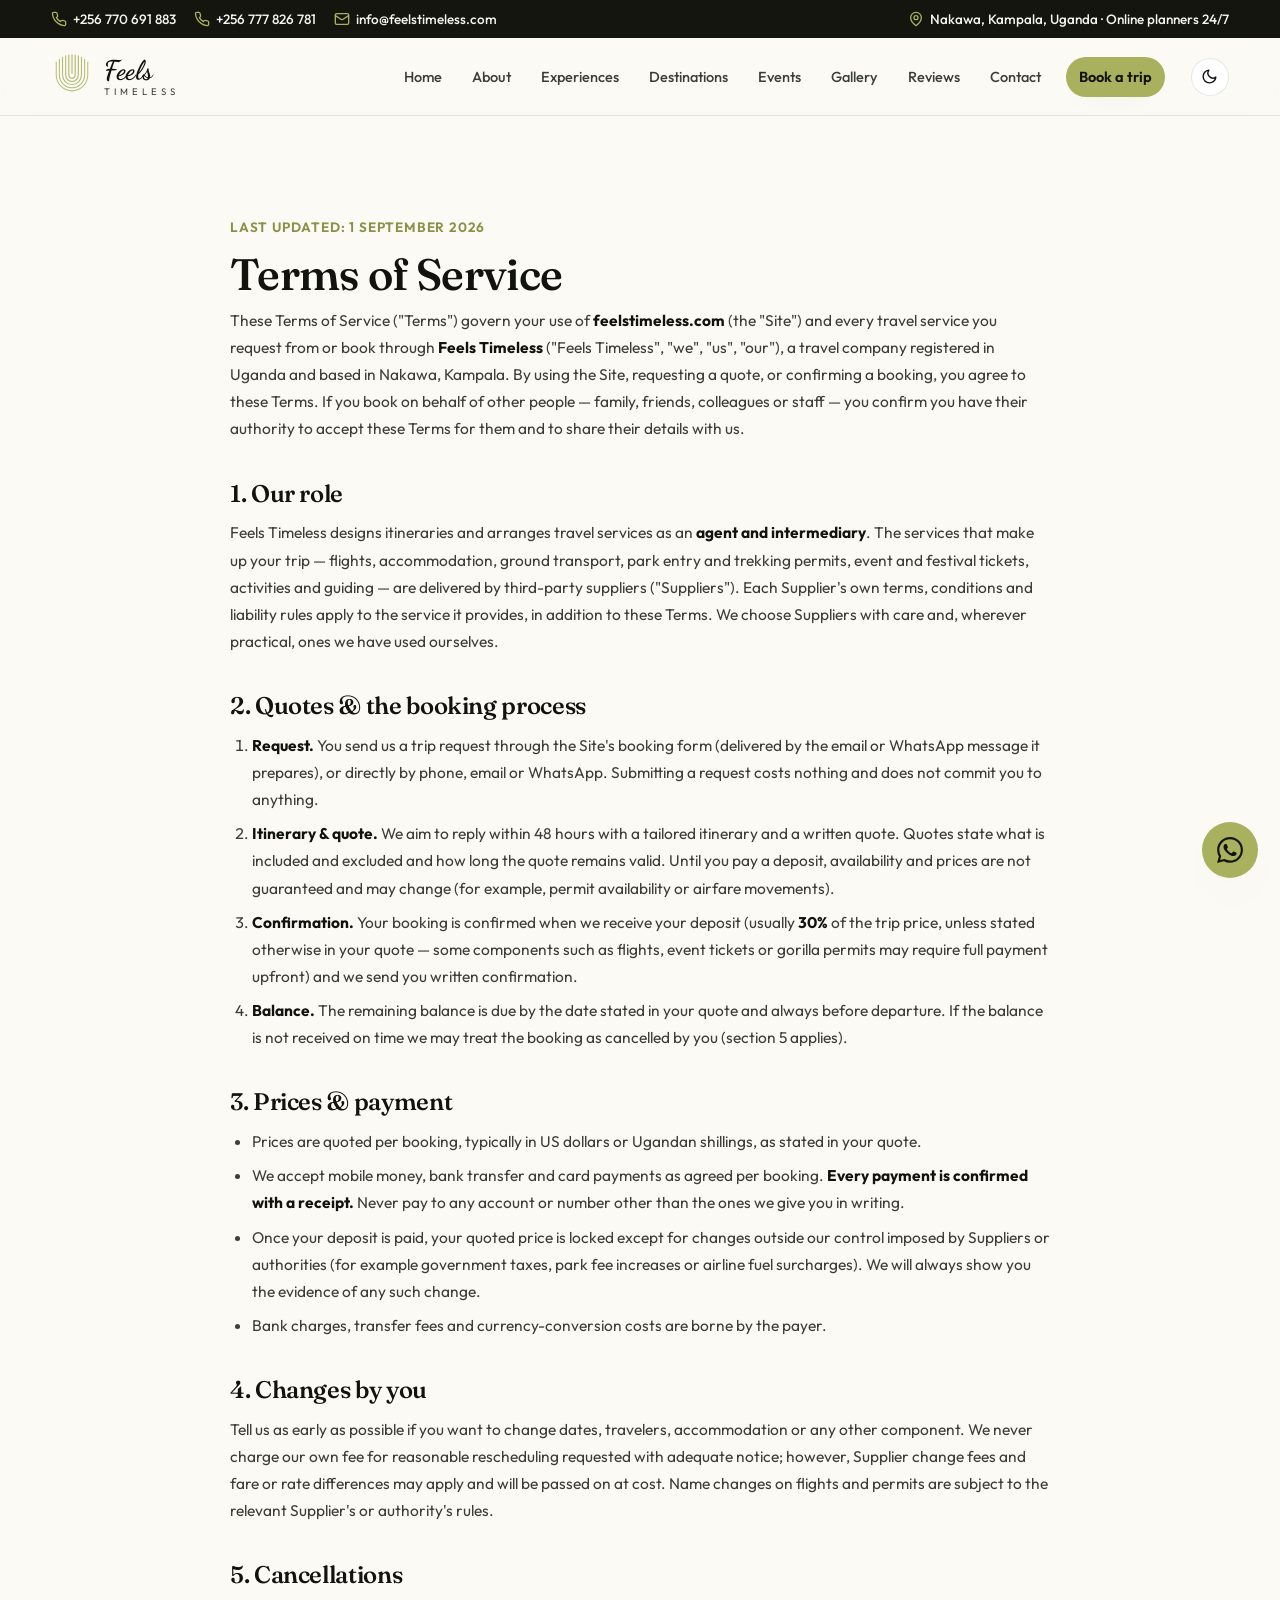
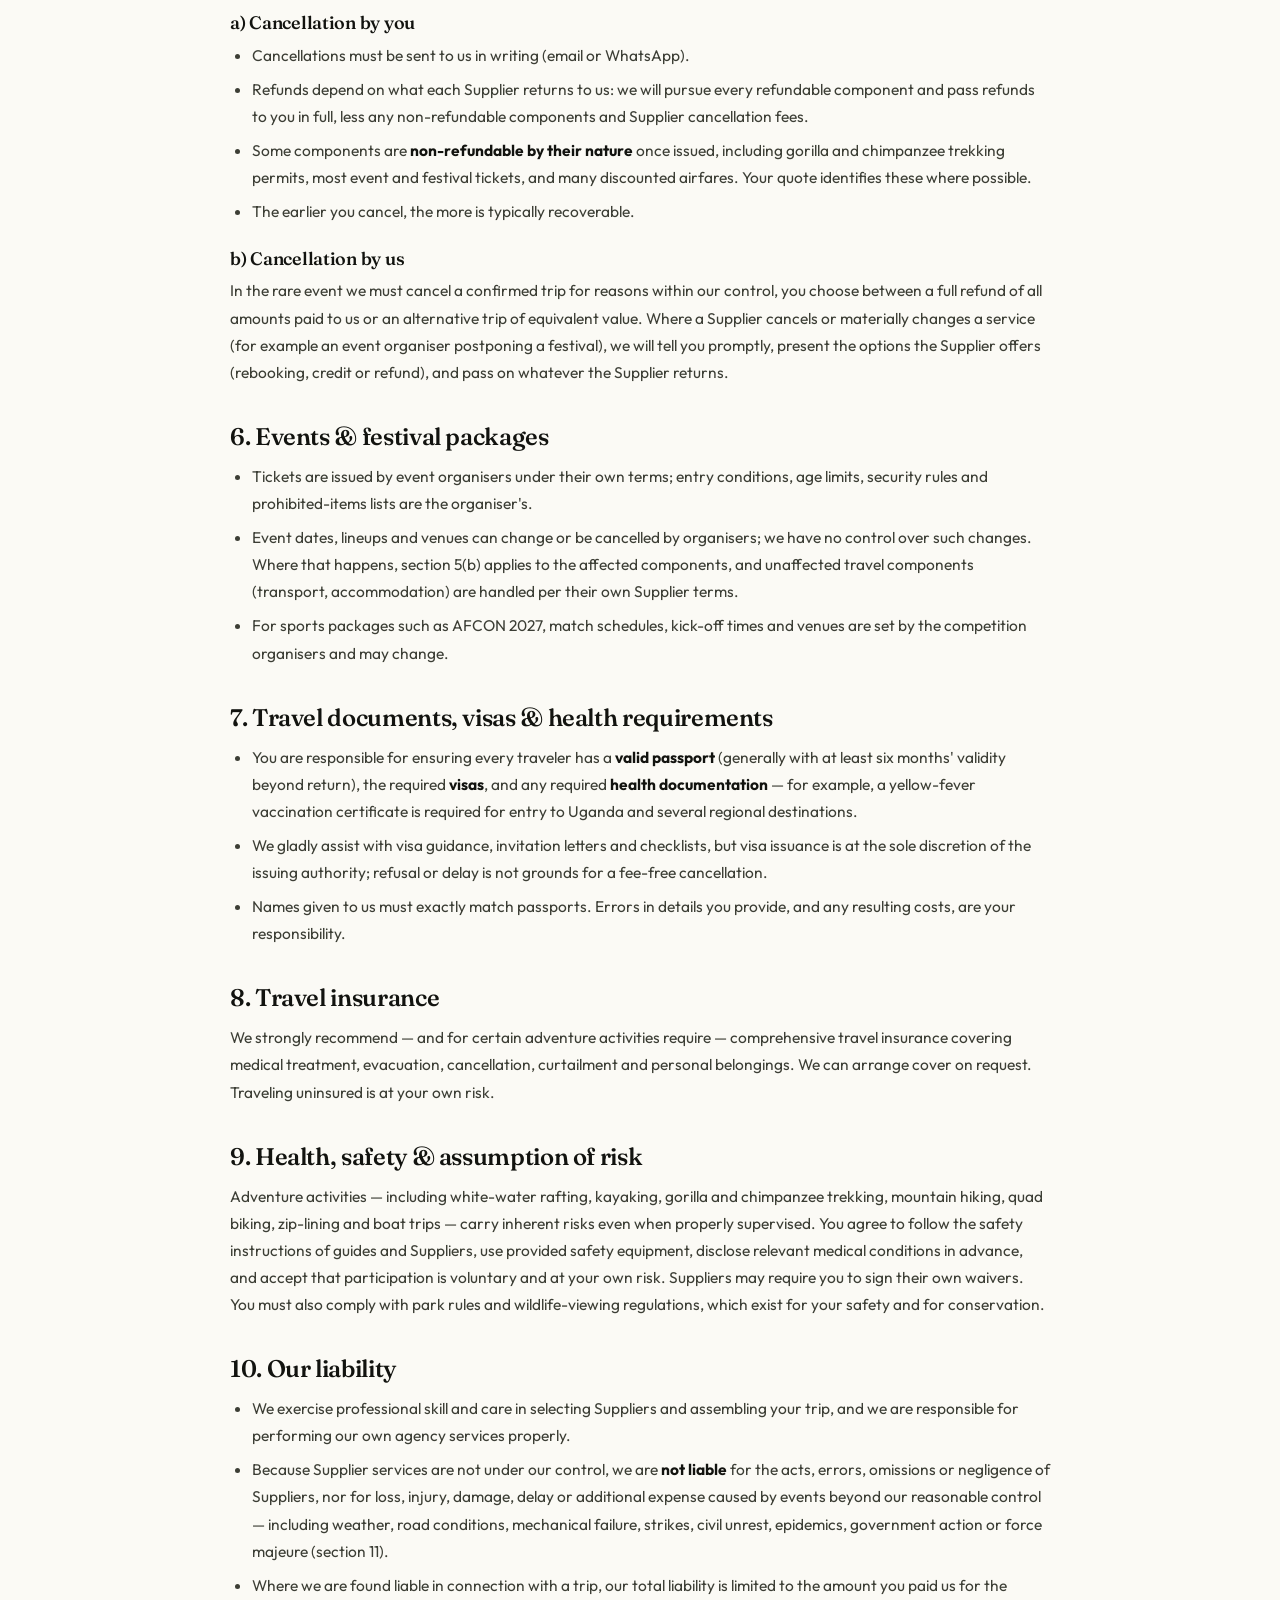
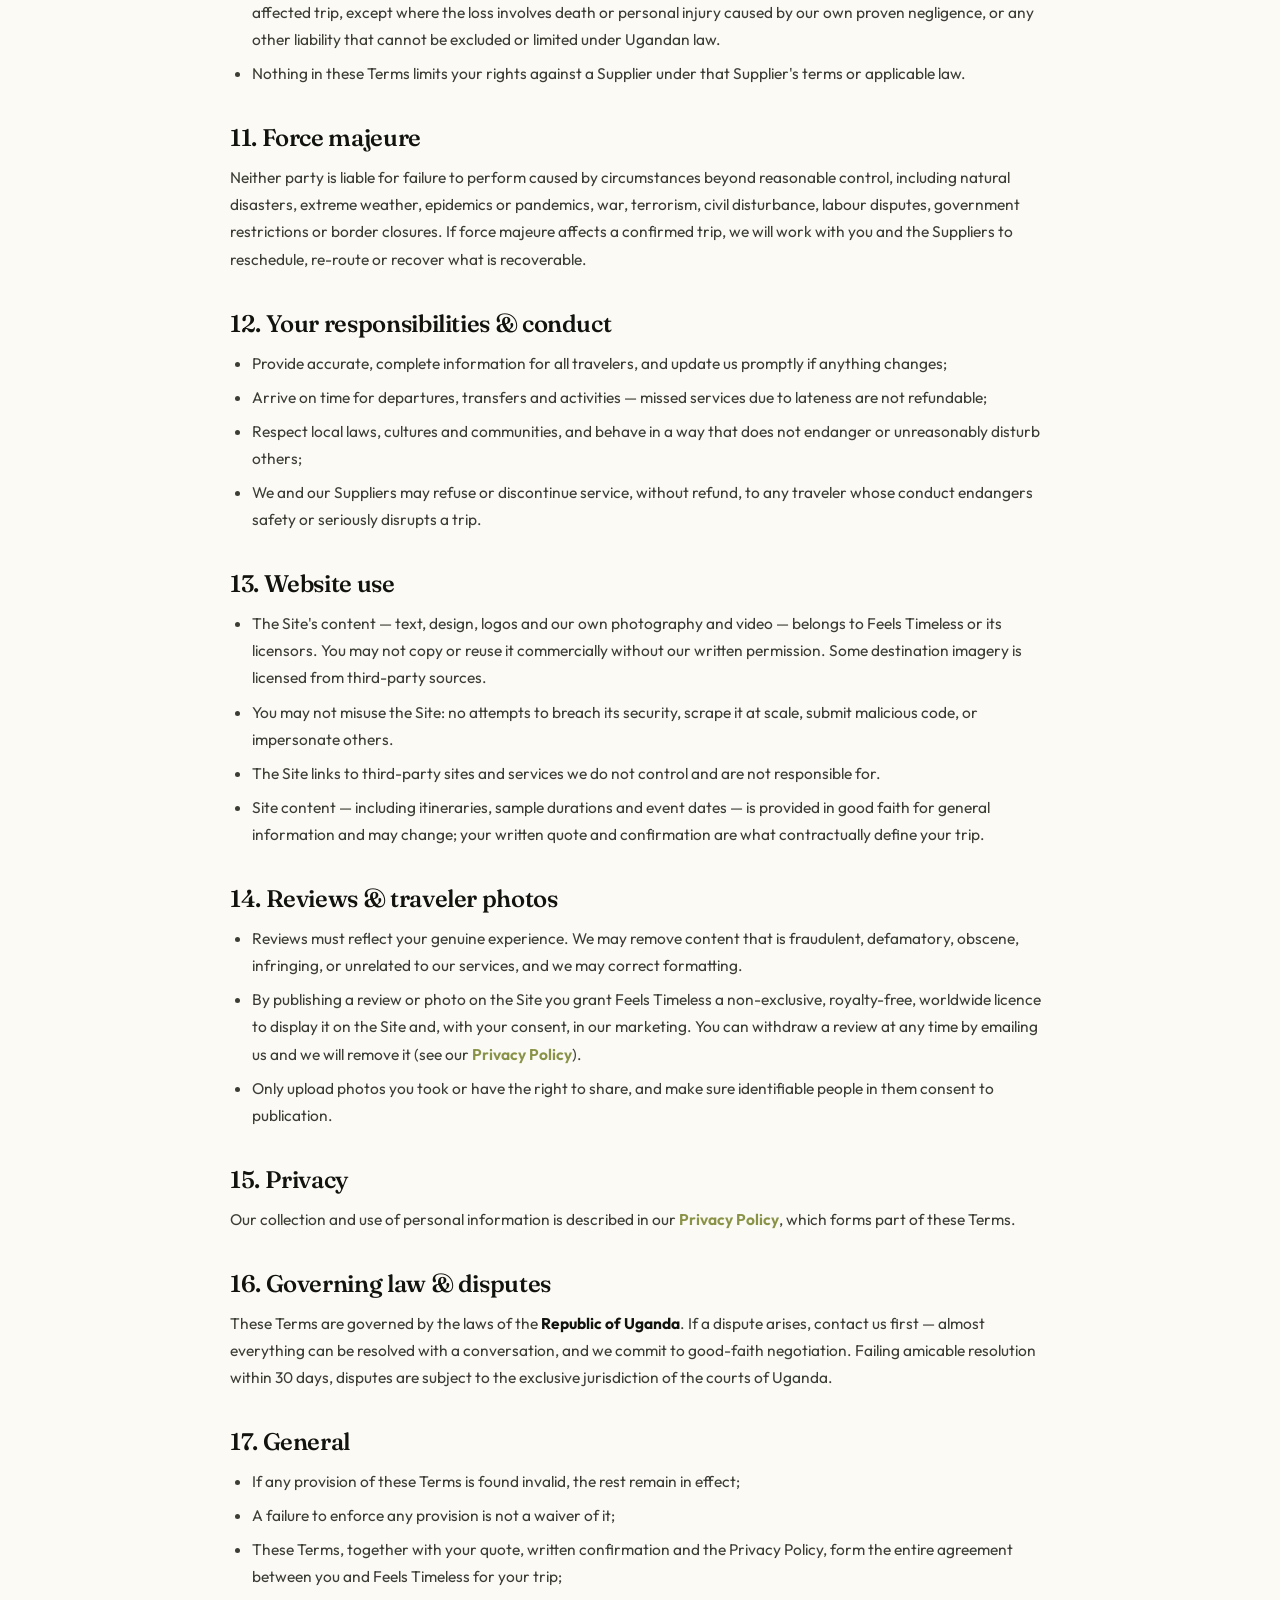
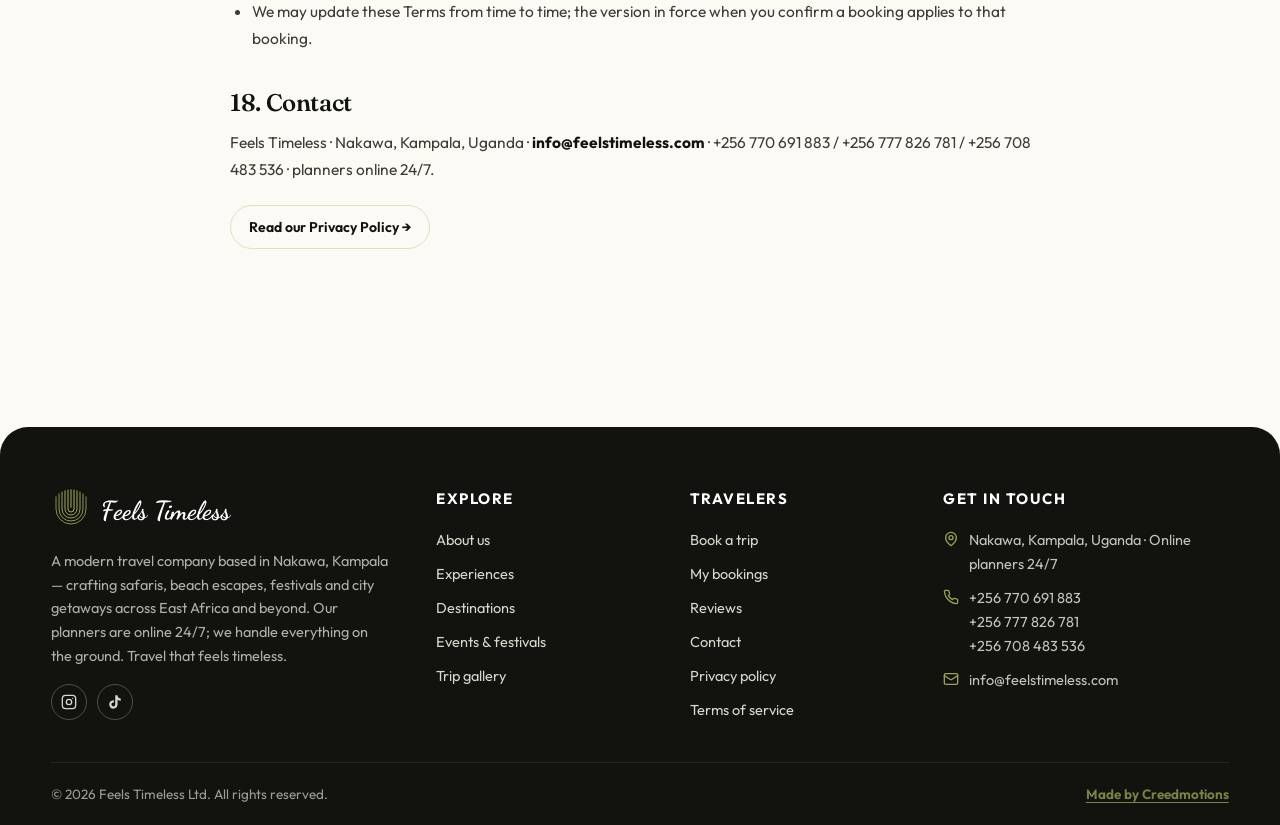
<file: terms.html>
<!DOCTYPE html>
<html lang="en">
<head>
<meta charset="UTF-8">
<meta name="viewport" content="width=device-width, initial-scale=1">
<title>Terms of Service | Feels Timeless</title>
<meta name="description" content="The terms that govern trip requests, quotes, payments, cancellations, event packages, traveler responsibilities and website use at Feels Timeless.">
<link rel="canonical" href="https://www.feelstimeless.com/terms">
<meta name="robots" content="index, follow">
<link rel="icon" type="image/png" href="assets/logo.png">
<link rel="preconnect" href="https://fonts.googleapis.com">
<link rel="preconnect" href="https://fonts.gstatic.com" crossorigin>
<link href="https://fonts.googleapis.com/css2?family=Fraunces:opsz,wght@9..144,400..700&family=Outfit:wght@300..800&family=Dancing+Script:wght@600;700&display=swap" rel="stylesheet">
<link rel="stylesheet" href="assets/css/styles.css?v=5">
<script>document.documentElement.dataset.theme=localStorage.getItem("ft-theme")||(matchMedia("(prefers-color-scheme: dark)").matches?"dark":"light");</script>
<style>
.legal { max-width: 820px; margin-inline: auto; }
.legal h2 { font-size: 24px; margin: 38px 0 12px; }
.legal h3 { font-size: 18px; margin: 24px 0 8px; }
.legal p, .legal li { color: var(--ink-soft); font-size: 15.5px; line-height: 1.75; }
.legal p { margin-bottom: 12px; }
.legal ul, .legal ol { padding-left: 22px; margin-bottom: 12px; display: grid; gap: 7px; }
.legal b, .legal strong { color: var(--ink); }
.legal .updated { font-size: 13.5px; letter-spacing: .06em; text-transform: uppercase; color: var(--olive-deep); font-weight: 650; }
html[data-theme="dark"] .legal .updated { color: var(--olive); }
.legal .box { background: var(--surface); border: 1px solid var(--line); border-left: 4px solid var(--olive); border-radius: var(--r-sm); padding: 16px 20px; margin: 16px 0; }
</style>
</head>
<body data-page="terms">
<header class="site"></header>

<main>
<section class="block">
  <div class="wrap legal">
    <span class="updated">Last updated: 1 September 2026</span>
    <h1 style="font-size:clamp(32px,5vw,44px);margin:10px 0 8px">Terms of Service</h1>
    <p>These Terms of Service ("Terms") govern your use of <b>feelstimeless.com</b> (the "Site") and every travel service you request from or book through <b>Feels Timeless</b> ("Feels Timeless", "we", "us", "our"), a travel company registered in Uganda and based in Nakawa, Kampala. By using the Site, requesting a quote, or confirming a booking, you agree to these Terms. If you book on behalf of other people — family, friends, colleagues or staff — you confirm you have their authority to accept these Terms for them and to share their details with us.</p>

    <h2>1. Our role</h2>
    <p>Feels Timeless designs itineraries and arranges travel services as an <b>agent and intermediary</b>. The services that make up your trip — flights, accommodation, ground transport, park entry and trekking permits, event and festival tickets, activities and guiding — are delivered by third-party suppliers ("Suppliers"). Each Supplier's own terms, conditions and liability rules apply to the service it provides, in addition to these Terms. We choose Suppliers with care and, wherever practical, ones we have used ourselves.</p>

    <h2>2. Quotes &amp; the booking process</h2>
    <ol>
      <li><b>Request.</b> You send us a trip request through the Site's booking form (delivered by the email or WhatsApp message it prepares), or directly by phone, email or WhatsApp. Submitting a request costs nothing and does not commit you to anything.</li>
      <li><b>Itinerary &amp; quote.</b> We aim to reply within 48 hours with a tailored itinerary and a written quote. Quotes state what is included and excluded and how long the quote remains valid. Until you pay a deposit, availability and prices are not guaranteed and may change (for example, permit availability or airfare movements).</li>
      <li><b>Confirmation.</b> Your booking is confirmed when we receive your deposit (usually <b>30%</b> of the trip price, unless stated otherwise in your quote — some components such as flights, event tickets or gorilla permits may require full payment upfront) and we send you written confirmation.</li>
      <li><b>Balance.</b> The remaining balance is due by the date stated in your quote and always before departure. If the balance is not received on time we may treat the booking as cancelled by you (section 5 applies).</li>
    </ol>

    <h2>3. Prices &amp; payment</h2>
    <ul>
      <li>Prices are quoted per booking, typically in US dollars or Ugandan shillings, as stated in your quote.</li>
      <li>We accept mobile money, bank transfer and card payments as agreed per booking. <b>Every payment is confirmed with a receipt.</b> Never pay to any account or number other than the ones we give you in writing.</li>
      <li>Once your deposit is paid, your quoted price is locked except for changes outside our control imposed by Suppliers or authorities (for example government taxes, park fee increases or airline fuel surcharges). We will always show you the evidence of any such change.</li>
      <li>Bank charges, transfer fees and currency-conversion costs are borne by the payer.</li>
    </ul>

    <h2>4. Changes by you</h2>
    <p>Tell us as early as possible if you want to change dates, travelers, accommodation or any other component. We never charge our own fee for reasonable rescheduling requested with adequate notice; however, Supplier change fees and fare or rate differences may apply and will be passed on at cost. Name changes on flights and permits are subject to the relevant Supplier's or authority's rules.</p>

    <h2>5. Cancellations</h2>
    <h3>a) Cancellation by you</h3>
    <ul>
      <li>Cancellations must be sent to us in writing (email or WhatsApp).</li>
      <li>Refunds depend on what each Supplier returns to us: we will pursue every refundable component and pass refunds to you in full, less any non-refundable components and Supplier cancellation fees.</li>
      <li>Some components are <b>non-refundable by their nature</b> once issued, including gorilla and chimpanzee trekking permits, most event and festival tickets, and many discounted airfares. Your quote identifies these where possible.</li>
      <li>The earlier you cancel, the more is typically recoverable.</li>
    </ul>
    <h3>b) Cancellation by us</h3>
    <p>In the rare event we must cancel a confirmed trip for reasons within our control, you choose between a full refund of all amounts paid to us or an alternative trip of equivalent value. Where a Supplier cancels or materially changes a service (for example an event organiser postponing a festival), we will tell you promptly, present the options the Supplier offers (rebooking, credit or refund), and pass on whatever the Supplier returns.</p>

    <h2>6. Events &amp; festival packages</h2>
    <ul>
      <li>Tickets are issued by event organisers under their own terms; entry conditions, age limits, security rules and prohibited-items lists are the organiser's.</li>
      <li>Event dates, lineups and venues can change or be cancelled by organisers; we have no control over such changes. Where that happens, section 5(b) applies to the affected components, and unaffected travel components (transport, accommodation) are handled per their own Supplier terms.</li>
      <li>For sports packages such as AFCON 2027, match schedules, kick-off times and venues are set by the competition organisers and may change.</li>
    </ul>

    <h2>7. Travel documents, visas &amp; health requirements</h2>
    <ul>
      <li>You are responsible for ensuring every traveler has a <b>valid passport</b> (generally with at least six months' validity beyond return), the required <b>visas</b>, and any required <b>health documentation</b> — for example, a yellow-fever vaccination certificate is required for entry to Uganda and several regional destinations.</li>
      <li>We gladly assist with visa guidance, invitation letters and checklists, but visa issuance is at the sole discretion of the issuing authority; refusal or delay is not grounds for a fee-free cancellation.</li>
      <li>Names given to us must exactly match passports. Errors in details you provide, and any resulting costs, are your responsibility.</li>
    </ul>

    <h2>8. Travel insurance</h2>
    <p>We strongly recommend — and for certain adventure activities require — comprehensive travel insurance covering medical treatment, evacuation, cancellation, curtailment and personal belongings. We can arrange cover on request. Traveling uninsured is at your own risk.</p>

    <h2>9. Health, safety &amp; assumption of risk</h2>
    <p>Adventure activities — including white-water rafting, kayaking, gorilla and chimpanzee trekking, mountain hiking, quad biking, zip-lining and boat trips — carry inherent risks even when properly supervised. You agree to follow the safety instructions of guides and Suppliers, use provided safety equipment, disclose relevant medical conditions in advance, and accept that participation is voluntary and at your own risk. Suppliers may require you to sign their own waivers. You must also comply with park rules and wildlife-viewing regulations, which exist for your safety and for conservation.</p>

    <h2>10. Our liability</h2>
    <ul>
      <li>We exercise professional skill and care in selecting Suppliers and assembling your trip, and we are responsible for performing our own agency services properly.</li>
      <li>Because Supplier services are not under our control, we are <b>not liable</b> for the acts, errors, omissions or negligence of Suppliers, nor for loss, injury, damage, delay or additional expense caused by events beyond our reasonable control — including weather, road conditions, mechanical failure, strikes, civil unrest, epidemics, government action or force majeure (section 11).</li>
      <li>Where we are found liable in connection with a trip, our total liability is limited to the amount you paid us for the affected trip, except where the loss involves death or personal injury caused by our own proven negligence, or any other liability that cannot be excluded or limited under Ugandan law.</li>
      <li>Nothing in these Terms limits your rights against a Supplier under that Supplier's terms or applicable law.</li>
    </ul>

    <h2>11. Force majeure</h2>
    <p>Neither party is liable for failure to perform caused by circumstances beyond reasonable control, including natural disasters, extreme weather, epidemics or pandemics, war, terrorism, civil disturbance, labour disputes, government restrictions or border closures. If force majeure affects a confirmed trip, we will work with you and the Suppliers to reschedule, re-route or recover what is recoverable.</p>

    <h2>12. Your responsibilities &amp; conduct</h2>
    <ul>
      <li>Provide accurate, complete information for all travelers, and update us promptly if anything changes;</li>
      <li>Arrive on time for departures, transfers and activities — missed services due to lateness are not refundable;</li>
      <li>Respect local laws, cultures and communities, and behave in a way that does not endanger or unreasonably disturb others;</li>
      <li>We and our Suppliers may refuse or discontinue service, without refund, to any traveler whose conduct endangers safety or seriously disrupts a trip.</li>
    </ul>

    <h2>13. Website use</h2>
    <ul>
      <li>The Site's content — text, design, logos and our own photography and video — belongs to Feels Timeless or its licensors. You may not copy or reuse it commercially without our written permission. Some destination imagery is licensed from third-party sources.</li>
      <li>You may not misuse the Site: no attempts to breach its security, scrape it at scale, submit malicious code, or impersonate others.</li>
      <li>The Site links to third-party sites and services we do not control and are not responsible for.</li>
      <li>Site content — including itineraries, sample durations and event dates — is provided in good faith for general information and may change; your written quote and confirmation are what contractually define your trip.</li>
    </ul>

    <h2>14. Reviews &amp; traveler photos</h2>
    <ul>
      <li>Reviews must reflect your genuine experience. We may remove content that is fraudulent, defamatory, obscene, infringing, or unrelated to our services, and we may correct formatting.</li>
      <li>By publishing a review or photo on the Site you grant Feels Timeless a non-exclusive, royalty-free, worldwide licence to display it on the Site and, with your consent, in our marketing. You can withdraw a review at any time by emailing us and we will remove it (see our <a href="privacy" style="color:var(--olive-deep);font-weight:650">Privacy Policy</a>).</li>
      <li>Only upload photos you took or have the right to share, and make sure identifiable people in them consent to publication.</li>
    </ul>

    <h2>15. Privacy</h2>
    <p>Our collection and use of personal information is described in our <a href="privacy" style="color:var(--olive-deep);font-weight:650">Privacy Policy</a>, which forms part of these Terms.</p>

    <h2>16. Governing law &amp; disputes</h2>
    <p>These Terms are governed by the laws of the <b>Republic of Uganda</b>. If a dispute arises, contact us first — almost everything can be resolved with a conversation, and we commit to good-faith negotiation. Failing amicable resolution within 30 days, disputes are subject to the exclusive jurisdiction of the courts of Uganda.</p>

    <h2>17. General</h2>
    <ul>
      <li>If any provision of these Terms is found invalid, the rest remain in effect;</li>
      <li>A failure to enforce any provision is not a waiver of it;</li>
      <li>These Terms, together with your quote, written confirmation and the Privacy Policy, form the entire agreement between you and Feels Timeless for your trip;</li>
      <li>We may update these Terms from time to time; the version in force when you confirm a booking applies to that booking.</li>
    </ul>

    <h2>18. Contact</h2>
    <p>Feels Timeless · Nakawa, Kampala, Uganda · <b>info@feelstimeless.com</b> · +256 770 691 883 / +256 777 826 781 / +256 708 483 536 · planners online 24/7.</p>
    <p style="margin-top:22px"><a class="btn ghost sm" href="privacy">Read our Privacy Policy →</a></p>
  </div>
</section>
</main>

<footer class="site"></footer>
<script src="assets/js/app.js?v=5"></script>
</body>
</html>
</file>
<file: assets/css/styles.css>
/* ============================================================
   FEELS TIMELESS — design system
   3 colors: olive, ink, paper (adaptive light/dark)
   ============================================================ */

:root {
  --olive: #a9b15e;
  --olive-deep: #8a9247;
  --olive-soft: rgba(169, 177, 94, 0.14);
  --olive-line: rgba(169, 177, 94, 0.35);
  --ink: #12130f;
  --ink-soft: #3c3e35;
  --paper: #fbfaf5;
  --surface: #ffffff;
  --surface-2: #f3f2ea;
  --line: rgba(18, 19, 15, 0.1);
  --shadow: 0 20px 50px -22px rgba(18, 19, 15, 0.28);
  --shadow-soft: 0 10px 30px -18px rgba(18, 19, 15, 0.22);
  --r-lg: 28px;
  --r-md: 18px;
  --r-sm: 12px;
  --font-display: "Fraunces", Georgia, serif;
  --font-body: "Outfit", "Helvetica Neue", sans-serif;
  --font-script: "Dancing Script", cursive;
  --wrap: 1180px;
  color-scheme: light;
}

html[data-theme="dark"] {
  --olive: #b9c26e;
  --olive-deep: #cdd688;
  --olive-soft: rgba(185, 194, 110, 0.12);
  --olive-line: rgba(185, 194, 110, 0.32);
  --ink: #f0efe6;
  --ink-soft: #b9b8ac;
  --paper: #101110;
  --surface: #191a16;
  --surface-2: #20221c;
  --line: rgba(240, 239, 230, 0.12);
  --shadow: 0 20px 50px -22px rgba(0, 0, 0, 0.65);
  --shadow-soft: 0 10px 30px -18px rgba(0, 0, 0, 0.5);
  color-scheme: dark;
}

* { margin: 0; padding: 0; box-sizing: border-box; }

html { scroll-behavior: smooth; }

body {
  font-family: var(--font-body);
  background: var(--paper);
  color: var(--ink);
  line-height: 1.65;
  font-size: 16.5px;
  overflow-x: hidden;
  -webkit-font-smoothing: antialiased;
}

img { max-width: 100%; display: block; }
a { color: inherit; text-decoration: none; }
button { font-family: inherit; cursor: pointer; }
::selection { background: var(--olive); color: #12130f; }

h1, h2, h3, .display {
  font-family: var(--font-display);
  font-weight: 560;
  line-height: 1.12;
  letter-spacing: -0.015em;
}

.wrap { width: min(var(--wrap), 92vw); margin-inline: auto; }

.script { font-family: var(--font-script); color: var(--olive-deep); font-weight: 600; }
html[data-theme="dark"] .script { color: var(--olive); }

/* ---------- topbar + nav ---------- */
.topbar {
  background: #14150f;
  color: #f5f4ec;
  font-size: 13.5px;
  font-weight: 500;
  padding: 8px 0;
}
.topbar .wrap { display: flex; gap: 18px; align-items: center; flex-wrap: wrap; }
.topbar a { display: inline-flex; gap: 6px; align-items: center; }
.topbar a:hover { color: var(--olive); }
.topbar svg { color: var(--olive); }
.topbar .spacer { margin-left: auto; }

header.site {
  position: sticky; top: 0; z-index: 60;
  background: color-mix(in srgb, var(--paper) 82%, transparent);
  backdrop-filter: blur(14px);
  -webkit-backdrop-filter: blur(14px);
  border-bottom: 1px solid var(--line);
}
.navrow { display: flex; align-items: center; gap: 26px; padding: 14px 0; }
.brand { display: flex; align-items: center; gap: 11px; }
.brand svg { width: 42px; height: 42px; }
.brand .word { display: flex; flex-direction: column; line-height: 1; }
.brand .word b {
  font-family: var(--font-script); font-size: 27px; font-weight: 700; letter-spacing: 0.02em;
}
.brand .word span {
  font-size: 9.5px; letter-spacing: 0.42em; text-transform: uppercase; color: var(--ink-soft); margin-top: 3px;
}
nav.main { margin-left: auto; display: flex; align-items: center; gap: 4px; }
nav.main a {
  padding: 8px 13px; border-radius: 999px; font-size: 14.5px; font-weight: 500; color: var(--ink-soft);
  transition: 0.2s;
}
nav.main a:hover { color: var(--ink); background: var(--olive-soft); }
nav.main a.active { color: var(--ink); background: var(--olive-soft); box-shadow: inset 0 0 0 1px var(--olive-line); }
nav.main a.cta {
  background: var(--olive); color: #14150f; font-weight: 650; margin-left: 8px;
  box-shadow: var(--shadow-soft);
}
nav.main a.cta:hover { background: var(--olive-deep); color: #fff; }
html[data-theme="dark"] nav.main a.cta:hover { color: #14150f; }

.iconbtn {
  border: 1px solid var(--line); background: var(--surface); color: var(--ink);
  width: 38px; height: 38px; border-radius: 50%; display: inline-flex; align-items: center; justify-content: center;
  transition: 0.2s; flex: none;
}
.iconbtn:hover { border-color: var(--olive); color: var(--olive-deep); transform: translateY(-1px); }

.burger { display: none; }

@media (max-width: 940px) {
  .burger { display: inline-flex; }
  /* while the menu is open, drop the header's backdrop-filter so the
     fixed overlay positions against the real viewport */
  header.site:has(nav.main.open) {
    backdrop-filter: none; -webkit-backdrop-filter: none;
    background: var(--paper);
  }
  nav.main {
    position: fixed; inset: 0; z-index: 70;
    width: 100vw; height: 100dvh;
    background: var(--paper);
    display: flex; flex-direction: column; align-items: center; justify-content: center;
    gap: 8px; overflow-y: auto; padding: 72px 0 44px;
    transform: translateX(100%); transition: transform 0.35s cubic-bezier(0.6, 0, 0.2, 1);
  }
  nav.main.open { transform: none; }
  nav.main a { font-size: 20px; padding: 9px 22px; }
  nav.main a.cta { margin-left: 0; margin-top: 10px; }
  .navclose { position: absolute; top: 18px; right: 18px; z-index: 2; }
  .topbar .hide-m { display: none; }
  body.menu-open { overflow: hidden; }
}
nav.main a.cta { white-space: nowrap; }
@media (min-width: 941px) { .navclose { display: none; } }

/* ---------- buttons ---------- */
.btn {
  display: inline-flex; align-items: center; gap: 9px;
  background: var(--olive); color: #14150f;
  padding: 13px 26px; border-radius: 999px; font-weight: 650; font-size: 15.5px;
  border: none; transition: 0.22s; box-shadow: var(--shadow-soft);
}
.btn:hover { background: var(--olive-deep); color: #fff; transform: translateY(-2px); }
html[data-theme="dark"] .btn:hover { color: #14150f; }
.btn.ghost {
  background: transparent; color: var(--ink); box-shadow: none;
  border: 1.5px solid var(--olive-line);
}
.btn.ghost:hover { background: var(--olive-soft); color: var(--ink); border-color: var(--olive); transform: translateY(-2px); }
.btn.dark { background: var(--ink); color: var(--paper); }
.btn.dark:hover { background: var(--ink-soft); color: var(--paper); }
.btn.sm { padding: 9px 18px; font-size: 14px; }

/* ---------- hero ---------- */
.hero {
  position: relative; min-height: 86vh; display: grid; align-items: center;
  border-radius: 0 0 var(--r-lg) var(--r-lg); overflow: hidden;
  color: #fff; isolation: isolate;
}
.hero .bg { position: absolute; inset: 0; z-index: -2; }
.hero .bg img { width: 100%; height: 100%; object-fit: cover; }
.hero::after {
  content: ""; position: absolute; inset: 0; z-index: -1;
  background: linear-gradient(200deg, rgba(18, 19, 15, 0.08) 0%, rgba(18, 19, 15, 0.62) 78%);
}
.hero .inner { padding: 110px 0 90px; }
.hero .kicker {
  display: inline-flex; align-items: center; gap: 10px;
  background: rgba(251, 250, 245, 0.14); border: 1px solid rgba(251, 250, 245, 0.35);
  backdrop-filter: blur(6px);
  padding: 7px 16px; border-radius: 999px; font-size: 13.5px; letter-spacing: 0.14em; text-transform: uppercase;
}
.hero h1 { font-size: clamp(44px, 7vw, 88px); margin: 22px 0 14px; max-width: 13ch; }
.hero h1 .script { color: var(--olive); font-size: 1.08em; }
.hero p.lead { font-size: clamp(16px, 2vw, 19.5px); max-width: 54ch; opacity: 0.93; }
.hero .actions { display: flex; gap: 14px; margin-top: 34px; flex-wrap: wrap; }

.hero .stats {
  display: flex; gap: clamp(18px, 4vw, 52px); margin-top: 54px; flex-wrap: wrap;
}
.hero .stats div { border-left: 2px solid var(--olive); padding-left: 14px; }
.hero .stats b { font-family: var(--font-display); font-size: 27px; display: block; }
.hero .stats span { font-size: 13px; opacity: 0.85; letter-spacing: 0.04em; }

/* page hero (inner pages) */
.pagehero {
  position: relative; overflow: hidden; color: #fff;
  border-radius: 0 0 var(--r-lg) var(--r-lg);
}
.pagehero .bg, .pagehero .bg img { position: absolute; inset: 0; width: 100%; height: 100%; object-fit: cover; }
.pagehero::after {
  content: ""; position: absolute; inset: 0;
  background: linear-gradient(200deg, rgba(18, 19, 15, 0.2), rgba(18, 19, 15, 0.68));
}
.pagehero .inner { position: relative; z-index: 2; padding: 96px 0 64px; }
.pagehero .crumb { font-size: 13px; letter-spacing: 0.18em; text-transform: uppercase; opacity: 0.8; }
.pagehero h1 { font-size: clamp(38px, 5.4vw, 64px); margin-top: 12px; }
.pagehero p { max-width: 62ch; margin-top: 10px; opacity: 0.92; }

/* ---------- sections ---------- */
section.block { padding: clamp(56px, 8vw, 96px) 0; position: relative; }
.eyebrow {
  display: inline-flex; align-items: center; gap: 10px;
  color: var(--olive-deep); font-weight: 650; letter-spacing: 0.22em; text-transform: uppercase; font-size: 12.5px;
}
html[data-theme="dark"] .eyebrow { color: var(--olive); }
.eyebrow::before { content: ""; width: 26px; height: 2px; background: var(--olive); border-radius: 2px; }
h2.title { font-size: clamp(30px, 4.2vw, 46px); margin: 12px 0 14px; max-width: 24ch; }
p.sub { color: var(--ink-soft); max-width: 62ch; }
.center { text-align: center; }
.center h2.title, .center p.sub { margin-inline: auto; }
.center .eyebrow::before { display: none; }

/* ---------- cards & grids ---------- */
.grid { display: grid; gap: 22px; }
.grid.c3 { grid-template-columns: repeat(3, 1fr); }
.grid.c4 { grid-template-columns: repeat(4, 1fr); }
.grid.c2 { grid-template-columns: repeat(2, 1fr); }
@media (max-width: 960px) { .grid.c3, .grid.c4 { grid-template-columns: repeat(2, 1fr); } }
@media (max-width: 620px) { .grid.c3, .grid.c4, .grid.c2 { grid-template-columns: 1fr; } }

.card {
  background: var(--surface); border: 1px solid var(--line); border-radius: var(--r-md);
  padding: 26px; transition: 0.25s; position: relative; overflow: hidden;
}
.card:hover { transform: translateY(-4px); box-shadow: var(--shadow); border-color: var(--olive-line); }
.card .cardimg {
  width: calc(100% + 52px); margin: -26px -26px 18px; max-width: none;
  aspect-ratio: 16 / 10; object-fit: cover; display: block;
  border-radius: var(--r-md) var(--r-md) 0 0;
}
.card .ico {
  width: 52px; height: 52px; border-radius: 16px; background: var(--olive-soft);
  display: grid; place-items: center; color: var(--olive-deep); margin-bottom: 16px;
}
html[data-theme="dark"] .card .ico { color: var(--olive); }
.card h3 { font-size: 20px; margin-bottom: 8px; }
.card p { color: var(--ink-soft); font-size: 15px; }

/* destination / photo cards */
.dest {
  position: relative; border-radius: var(--r-md); overflow: hidden; aspect-ratio: 3 / 3.8;
  display: flex; align-items: flex-end; color: #fff; isolation: isolate;
}
.dest img { position: absolute; inset: 0; width: 100%; height: 100%; object-fit: cover; transition: transform 0.6s ease; z-index: -1; }
.dest::after {
  content: ""; position: absolute; inset: 0; z-index: -1;
  background: linear-gradient(180deg, transparent 42%, rgba(18, 19, 15, 0.78));
}
.dest:hover img { transform: scale(1.07); }
.dest .meta { padding: 20px; width: 100%; }
.dest .meta .tag {
  font-size: 11.5px; letter-spacing: 0.16em; text-transform: uppercase;
  background: var(--olive); color: #14150f; padding: 4px 10px; border-radius: 999px; font-weight: 700;
}
.dest .meta h3 { font-size: 23px; margin-top: 10px; }
.dest .meta p { font-size: 13.5px; opacity: 0.9; }
.dest .meta .row { display: flex; justify-content: space-between; align-items: center; margin-top: 8px; }
.dest .meta .price { font-weight: 700; color: var(--olive); }

/* marquee strip */
.strip { background: var(--ink); color: var(--paper); overflow: hidden; padding: 15px 0; }
html[data-theme="dark"] .strip { background: var(--surface-2); }
.strip .track { display: flex; gap: 48px; white-space: nowrap; animation: marquee 28s linear infinite; width: max-content; }
.strip span { display: inline-flex; align-items: center; gap: 14px; font-size: 14.5px; letter-spacing: 0.14em; text-transform: uppercase; }
.strip .dot { color: var(--olive); }
@keyframes marquee { to { transform: translateX(-50%); } }

/* split layout */
.split { display: grid; grid-template-columns: 1.05fr 1fr; gap: clamp(28px, 5vw, 64px); align-items: center; }
@media (max-width: 900px) { .split { grid-template-columns: 1fr; } }
.imgstack { position: relative; }
.imgstack .main { border-radius: var(--r-lg); overflow: hidden; aspect-ratio: 4/4.6; box-shadow: var(--shadow); }
.imgstack .main img { width: 100%; height: 100%; object-fit: cover; }
.imgstack .float {
  position: absolute; right: -8%; bottom: -7%; width: 46%;
  border-radius: var(--r-md); overflow: hidden; border: 6px solid var(--paper); box-shadow: var(--shadow); aspect-ratio: 1/1;
}
.imgstack .float img { width: 100%; height: 100%; object-fit: cover; }
.imgstack .mark { position: absolute; top: -34px; left: -30px; width: 110px; opacity: 0.9; }
@media (max-width: 900px) { .imgstack .float { right: 2%; } .imgstack .mark { left: -8px; } }

/* checklist */
ul.checks { list-style: none; margin-top: 20px; display: grid; gap: 12px; }
ul.checks li { display: flex; gap: 12px; align-items: flex-start; color: var(--ink-soft); }
ul.checks li svg { flex: none; margin-top: 3px; color: var(--olive-deep); }
html[data-theme="dark"] ul.checks li svg { color: var(--olive); }
ul.checks b { color: var(--ink); }

/* ---------- reviews ---------- */
.stars { display: inline-flex; gap: 2px; color: var(--olive); }
.stars svg { width: 17px; height: 17px; }
.review-card {
  background: var(--surface); border: 1px solid var(--line); border-radius: var(--r-md); padding: 24px;
  display: flex; flex-direction: column; gap: 12px; break-inside: avoid;
}
.review-card .head { display: flex; align-items: center; gap: 13px; }
.review-card .avatar {
  width: 46px; height: 46px; border-radius: 50%; background: var(--olive-soft); color: var(--olive-deep);
  display: grid; place-items: center; font-weight: 750; font-size: 17px; flex: none;
  border: 1px solid var(--olive-line);
}
html[data-theme="dark"] .review-card .avatar { color: var(--olive); }
.review-card .who b { display: block; font-size: 15.5px; }
.review-card .who span { font-size: 13px; color: var(--ink-soft); }
.review-card p { color: var(--ink-soft); font-size: 15px; }
.review-card .trip-chip {
  align-self: flex-start; font-size: 12px; background: var(--olive-soft); color: var(--olive-deep);
  padding: 3px 11px; border-radius: 999px; font-weight: 650; border: 1px solid var(--olive-line);
}
html[data-theme="dark"] .review-card .trip-chip { color: var(--olive); }
.masonry { columns: 3 300px; column-gap: 22px; }
.masonry > * { margin-bottom: 22px; }

.rating-summary {
  display: flex; gap: clamp(20px, 4vw, 48px); align-items: center; flex-wrap: wrap;
  background: var(--surface); border: 1px solid var(--line); border-radius: var(--r-md); padding: 26px 30px;
}
.rating-summary .big { font-family: var(--font-display); font-size: 58px; line-height: 1; }
.rating-summary .bars { flex: 1; min-width: 240px; display: grid; gap: 7px; }
.rating-summary .bar { display: grid; grid-template-columns: 46px 1fr 34px; gap: 10px; align-items: center; font-size: 13px; color: var(--ink-soft); }
.rating-summary .bar .track { height: 8px; border-radius: 99px; background: var(--surface-2); overflow: hidden; }
.rating-summary .bar .fill { height: 100%; background: var(--olive); border-radius: 99px; }

/* traveler photos on reviews */
.rphotos { display: flex; gap: 8px; flex-wrap: wrap; }
.rphotos img {
  width: 76px; height: 76px; object-fit: cover; border-radius: 10px;
  border: 1px solid var(--line); cursor: zoom-in; transition: 0.2s;
}
.rphotos img:hover { transform: scale(1.05); border-color: var(--olive); }
.rphotos .pv { position: relative; display: inline-block; }
.rphotos .pv button {
  position: absolute; top: -7px; right: -7px; width: 22px; height: 22px;
  border-radius: 50%; border: none; background: var(--ink); color: var(--paper);
  font-size: 11px; line-height: 1;
}

.star-input { display: flex; gap: 6px; }
.star-input button { background: none; border: none; color: var(--line); transition: 0.15s; padding: 2px; }
.star-input button svg { width: 30px; height: 30px; }
.star-input button.on, .star-input button:hover { color: var(--olive); transform: scale(1.08); }

/* ---------- forms ---------- */
.form-card {
  background: var(--surface); border: 1px solid var(--line); border-radius: var(--r-lg);
  padding: clamp(24px, 4vw, 40px); box-shadow: var(--shadow-soft);
}
.field { display: flex; flex-direction: column; gap: 7px; margin-bottom: 18px; }
.field label { font-size: 13.5px; font-weight: 650; letter-spacing: 0.03em; }
.field input, .field select, .field textarea {
  font: inherit; color: var(--ink); background: var(--paper);
  border: 1.5px solid var(--line); border-radius: var(--r-sm); padding: 12px 15px; transition: 0.2s;
}
.field input:focus, .field select:focus, .field textarea:focus {
  outline: none; border-color: var(--olive); box-shadow: 0 0 0 4px var(--olive-soft);
}
.frow { display: grid; grid-template-columns: 1fr 1fr; gap: 16px; }
@media (max-width: 620px) { .frow { grid-template-columns: 1fr; } }

.traveler-row {
  display: grid; grid-template-columns: 1.4fr 1fr 1fr auto; gap: 10px; align-items: center; margin-bottom: 10px;
}
@media (max-width: 620px) { .traveler-row { grid-template-columns: 1fr 1fr; } }
.traveler-row input, .traveler-row select {
  font: inherit; color: var(--ink); background: var(--paper);
  border: 1.5px solid var(--line); border-radius: var(--r-sm); padding: 10px 13px;
}
.traveler-row .rm {
  border: 1px solid var(--line); background: transparent; color: var(--ink-soft);
  width: 36px; height: 36px; border-radius: 50%;
}
.traveler-row .rm:hover { color: #c0392b; border-color: #c0392b; }

.notice {
  border-radius: var(--r-sm); padding: 14px 18px; font-size: 14.5px; margin-top: 14px;
  background: var(--olive-soft); border: 1px solid var(--olive-line); color: var(--ink);
  display: none;
}
.notice.show { display: block; }

.booking-item {
  display: flex; gap: 16px; align-items: center; justify-content: space-between;
  background: var(--surface); border: 1px solid var(--line); border-radius: var(--r-md);
  padding: 16px 20px; margin-bottom: 12px; flex-wrap: wrap;
}
.booking-item b { font-size: 16px; }
.booking-item .sub2 { font-size: 13.5px; color: var(--ink-soft); }
.booking-item .status {
  font-size: 12px; font-weight: 700; letter-spacing: 0.08em; text-transform: uppercase;
  background: var(--olive-soft); border: 1px solid var(--olive-line); color: var(--olive-deep);
  padding: 4px 12px; border-radius: 999px;
}
html[data-theme="dark"] .booking-item .status { color: var(--olive); }

/* ---------- gallery ---------- */
.gal { columns: 3 300px; column-gap: 16px; }
.gal figure { margin: 0 0 16px; border-radius: var(--r-md); overflow: hidden; position: relative; cursor: zoom-in; break-inside: avoid; }
.gal img { width: 100%; transition: transform 0.5s; }
.gal figure:hover img { transform: scale(1.05); }
.gal figcaption {
  position: absolute; inset: auto 0 0 0; padding: 30px 16px 13px; font-size: 13.5px; color: #fff;
  background: linear-gradient(transparent, rgba(18, 19, 15, 0.75)); opacity: 0; transition: 0.3s;
}
.gal figure:hover figcaption { opacity: 1; }

.vidgrid {
  display: grid; grid-template-columns: repeat(auto-fill, minmax(270px, 1fr)); gap: 16px;
}
.vidgrid video {
  width: 100%; max-height: 420px; border-radius: var(--r-md); background: #0a0b09;
  border: 1px solid var(--line); display: block;
}

/* ambient video bands (autoplay loops) */
.vband {
  position: relative; border-radius: var(--r-lg); overflow: hidden;
  aspect-ratio: 16 / 9; background: #0a0b09; box-shadow: var(--shadow);
}
.vband > video { position: absolute; inset: 0; width: 100%; height: 100%; object-fit: cover; }
/* sideways-encoded portrait sources displayed as landscape */
.vband.vrot > video {
  inset: auto; top: 50%; left: 50%; width: 100%; height: auto; object-fit: initial;
  transform: translate(-50%, -50%) rotate(-90deg) scale(0.5625);
}
.vband.vrot.cw > video {
  transform: translate(-50%, -50%) rotate(90deg) scale(0.5625);
}
.vband .vcap {
  position: absolute; left: 18px; bottom: 14px; z-index: 2;
  color: #fff; font-size: 13.5px; letter-spacing: 0.08em; text-transform: uppercase;
  background: rgba(18, 19, 15, 0.55); padding: 6px 14px; border-radius: 999px; backdrop-filter: blur(4px);
}

.lightbox {
  position: fixed; inset: 0; z-index: 90; background: rgba(10, 11, 9, 0.92);
  display: none; align-items: center; justify-content: center; padding: 4vw; flex-direction: column; gap: 14px;
}
.lightbox.open { display: flex; }
.lightbox img { max-height: 82vh; max-width: 92vw; border-radius: var(--r-sm); }
.lightbox .cap { color: #fff; font-size: 14.5px; opacity: 0.85; }
.lightbox .x { position: absolute; top: 22px; right: 22px; }

/* ---------- team ---------- */
.person { text-align: center; }
.person .ph {
  aspect-ratio: 1/1.15; border-radius: var(--r-md); overflow: hidden; margin-bottom: 14px; position: relative;
}
.person .ph img { width: 100%; height: 100%; object-fit: cover; transition: 0.4s; }
.person:hover .ph img { transform: scale(1.05); }
.person .ph.empty {
  display: grid; place-items: center; background: var(--olive-soft);
  border: 1px solid var(--olive-line); color: var(--olive);
}
.person .ph.empty svg { width: 46%; opacity: 0.85; }
.person b { font-size: 17.5px; display: block; }
.person span { color: var(--olive-deep); font-size: 13.5px; font-weight: 600; letter-spacing: 0.06em; text-transform: uppercase; }
html[data-theme="dark"] .person span { color: var(--olive); }
.person p { font-size: 14px; color: var(--ink-soft); margin-top: 8px; font-style: italic; }

/* quote block */
.bigquote {
  background: var(--surface); border: 1px solid var(--line); border-left: 5px solid var(--olive);
  border-radius: var(--r-md); padding: 26px 30px;
}
.bigquote p { font-family: var(--font-display); font-size: 19px; line-height: 1.5; }
.bigquote footer { margin-top: 12px; font-size: 14px; color: var(--ink-soft); }
.bigquote footer b { color: var(--ink); }

/* ---------- CTA band ---------- */
.cta-band {
  position: relative; border-radius: var(--r-lg); overflow: hidden; color: #fff;
  padding: clamp(44px, 7vw, 80px) clamp(24px, 6vw, 72px); isolation: isolate;
}
.cta-band img.bg { position: absolute; inset: 0; width: 100%; height: 100%; object-fit: cover; z-index: -2; }
.cta-band::after { content: ""; position: absolute; inset: 0; background: rgba(18, 19, 15, 0.62); z-index: -1; }
.cta-band h2 { font-size: clamp(28px, 4vw, 44px); max-width: 22ch; }
.cta-band p { margin: 12px 0 26px; max-width: 55ch; opacity: 0.92; }

/* ---------- footer ---------- */
footer.site {
  background: var(--ink); color: #d8d7cc; margin-top: 70px;
  border-radius: var(--r-lg) var(--r-lg) 0 0;
}
html[data-theme="dark"] footer.site { background: var(--surface-2); }
footer.site .top {
  display: grid; grid-template-columns: 1.6fr 1fr 1fr 1.3fr; gap: 34px; padding: 60px 0 40px;
}
@media (max-width: 900px) { footer.site .top { grid-template-columns: 1fr 1fr; } }
@media (max-width: 560px) { footer.site .top { grid-template-columns: 1fr; } }
footer.site .logo { display: flex; align-items: center; gap: 10px; margin-bottom: 14px; }
footer.site .logo svg { width: 40px; height: 40px; }
footer.site .logo b { font-family: var(--font-script); font-size: 26px; color: #fff; }
footer.site p { font-size: 14.5px; opacity: 0.8; max-width: 34ch; }
footer.site h4 { color: #fff; font-size: 15px; letter-spacing: 0.1em; text-transform: uppercase; margin-bottom: 16px; }
footer.site ul { list-style: none; display: grid; gap: 10px; font-size: 14.5px; }
footer.site ul a:hover { color: var(--olive); }
footer.site .contact li { display: flex; gap: 10px; align-items: flex-start; opacity: 0.9; }
footer.site .contact svg { flex: none; margin-top: 3px; color: var(--olive); }
footer.site .bottom {
  border-top: 1px solid rgba(255, 255, 255, 0.12); padding: 20px 0; font-size: 13.5px; opacity: 0.7;
  display: flex; justify-content: space-between; gap: 12px; flex-wrap: wrap;
}
.socials { display: flex; gap: 10px; margin-top: 16px; }
.socials a {
  width: 36px; height: 36px; border-radius: 50%; border: 1px solid rgba(255, 255, 255, 0.25);
  display: grid; place-items: center; transition: 0.2s;
}
.socials a:hover { background: var(--olive); border-color: var(--olive); color: #14150f; }

/* ---------- decorations ---------- */
.deco-arch { position: absolute; opacity: 0.16; pointer-events: none; color: var(--olive); }
.deco-arch.tl { top: 30px; left: -40px; width: 170px; transform: rotate(-14deg); }
.deco-arch.br { bottom: 20px; right: -50px; width: 210px; transform: rotate(11deg); }
.dotted-path { position: absolute; pointer-events: none; color: var(--olive); opacity: 0.5; }

/* reveal on scroll */
.reveal { opacity: 0; transform: translateY(26px); transition: opacity 0.7s ease, transform 0.7s ease; }
.reveal.in { opacity: 1; transform: none; }
@media (prefers-reduced-motion: reduce) {
  .reveal { opacity: 1; transform: none; transition: none; }
  .strip .track { animation: none; }
}

/* misc */
.pill-tabs { display: flex; gap: 8px; flex-wrap: wrap; }
.pill-tabs button {
  border: 1.5px solid var(--line); background: var(--surface); color: var(--ink-soft);
  padding: 8px 18px; border-radius: 999px; font-size: 14px; font-weight: 600; transition: 0.2s;
}
.pill-tabs button.on, .pill-tabs button:hover { background: var(--olive); border-color: var(--olive); color: #14150f; }

.faq details {
  background: var(--surface); border: 1px solid var(--line); border-radius: var(--r-md);
  padding: 18px 22px; margin-bottom: 12px;
}
.faq summary { font-weight: 650; cursor: pointer; font-size: 16px; list-style: none; display: flex; justify-content: space-between; align-items: center; }
.faq summary::after { content: "+"; font-size: 22px; color: var(--olive-deep); transition: 0.25s; }
.faq details[open] summary::after { transform: rotate(45deg); }
.faq details p { margin-top: 10px; color: var(--ink-soft); font-size: 15px; }

.map-card {
  border-radius: var(--r-md); overflow: hidden; border: 1px solid var(--line); box-shadow: var(--shadow-soft);
}
.map-card iframe { width: 100%; height: 360px; border: 0; display: block; filter: saturate(0.85); }
html[data-theme="dark"] .map-card iframe { filter: invert(0.92) hue-rotate(180deg) saturate(0.7); }

.whatsapp-fab {
  position: fixed; right: 22px; bottom: 22px; z-index: 55;
  width: 56px; height: 56px; border-radius: 50%; background: var(--olive); color: #14150f;
  display: grid; place-items: center; box-shadow: var(--shadow); transition: 0.25s;
}
.whatsapp-fab:hover { transform: translateY(-3px) scale(1.05); background: var(--olive-deep); color: #fff; }
</file>
